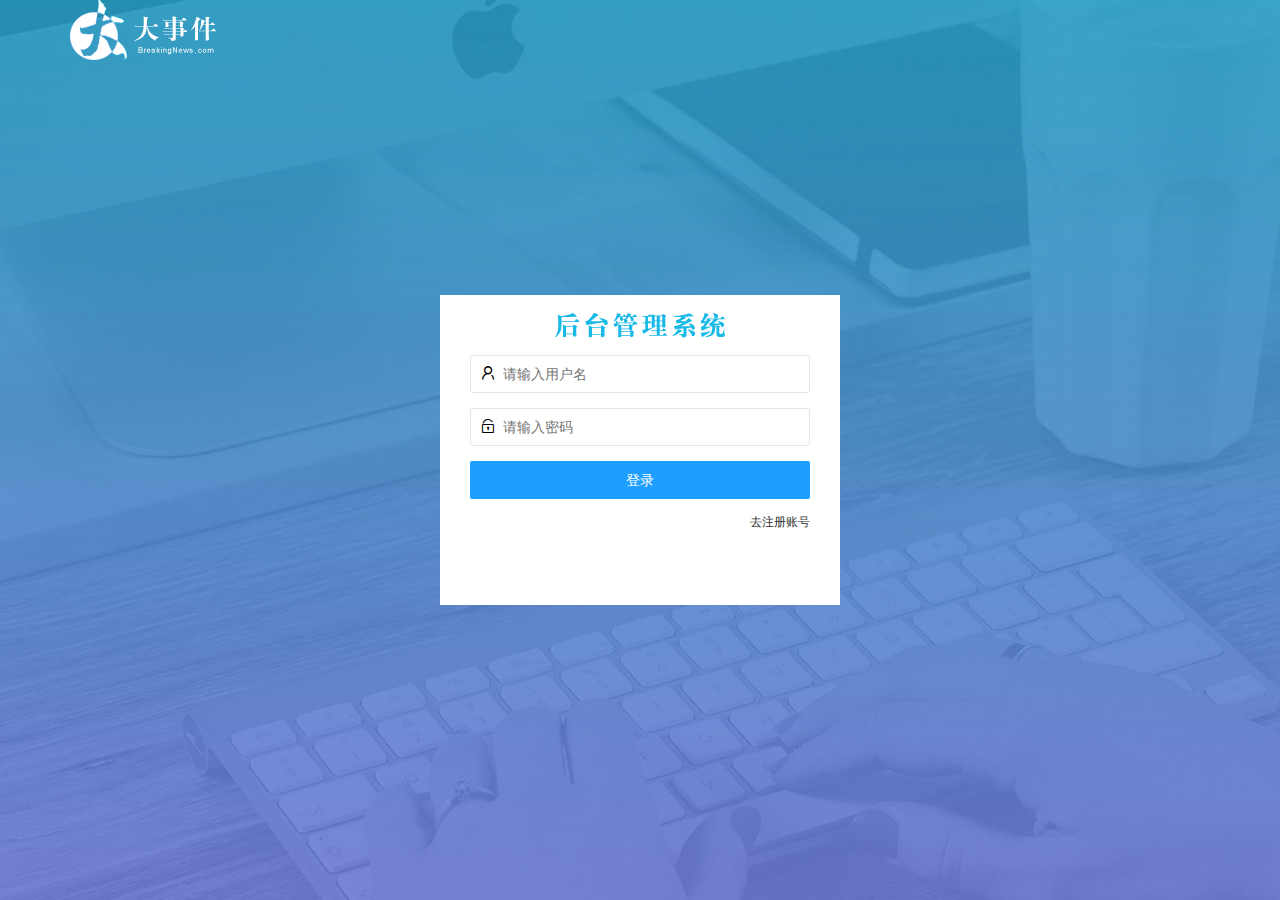
<file: login.html>
<!DOCTYPE html>
<html lang="en">
<head>
    <meta charset="UTF-8">
    <meta name="viewport" content="width=device-width, initial-scale=1.0">
    <meta http-equiv="X-UA-Compatible" content="ie=edge">
    <title>大事件-登陆/注册</title>
    <link rel="stylesheet" href="/assets/css/login.css"/>
    <!-- 导入layui的样式 -->
    <link rel="stylesheet" href="/assets/lib/layui/css/layui.css"/>

</head>
<body>
    <!-- 头部的logo区域 -->
    <div class="layui-main">
        <img src="/assets/images/logo.png" alt=""/>
    </div>
    <!-- 登陆注册区域 -->
    <div class="loginAndRegBox">
        <div class="title-box">

        </div>
           <!-- 登陆的div -->
           <div class="login-box">
            <form class="layui-form" action="" id="form_login">
                <!-- 用户名 -->
                <div class="layui-form-item">
                    <i class="layui-icon layui-icon-username"></i> 
                    <input type="text" name="username" required  lay-verify="required" placeholder="请输入用户名" autocomplete="off" class="layui-input">
                </div>
                <!-- 密码 -->
                <div class="layui-form-item">
                    <i class="layui-icon layui-icon-password"></i> 
                    <input type="password" name="password" required  lay-verify="required|pwd" placeholder="请输入密码" autocomplete="off" class="layui-input">
                </div>
                <!-- 登陆按钮 -->
                <div class="layui-form-item">
                    <button class="layui-btn layui-btn-fluid layui-btn-normal" lay-submit >登录</button>
     
                </div>
                <div class="layui-form-item links">
                    <a href="javascript:;" id="link_reg">去注册账号</a>
                </div>
            </form>
  
               </div>
        <!-- 注册的div -->
        <div class="reg-box">
            <form class="layui-form" action="" id="form_reg">
                <!-- 用户名 -->
                <div class="layui-form-item">
                    <i class="layui-icon layui-icon-username"></i> 
                    <input type="text" name="username" required  lay-verify="required" placeholder="请输入用户名" autocomplete="off" class="layui-input">
                </div>
                <!-- 密码 -->
                <div class="layui-form-item">
                    <i class="layui-icon layui-icon-password"></i> 
                    <input type="password" name="password" required  lay-verify="required|pwd" placeholder="请输入密码" autocomplete="off" class="layui-input">
                </div>
                 <!-- 确认密码 -->
                 <div class="layui-form-item">
                    <i class="layui-icon layui-icon-password"></i> 
                    <input type="password" name="repassword" required  lay-verify="required|pwd|repwd" placeholder="再次确认密码" autocomplete="off" class="layui-input">
                </div>
                <!-- 注册按钮 -->
                <div class="layui-form-item">
                    <button class="layui-btn layui-btn-fluid layui-btn-normal" lay-submit >注册</button>
     
                </div>
                <div class="layui-form-item links">
                    <a href="javascript:;" id="link_login">去登陆</a>
                </div>
            </form>

        </div>
    </div>
    <script src="/assets/lib/layui/layui.all.js"></script>
    <!-- 导入jquery -->
    <script src="/assets/lib/jquery.js"></script>
    <script src="/assets/js/baseAPI.js"></script>
    <script src="/assets/js/login.js"></script>
</body>
</html>
</file>
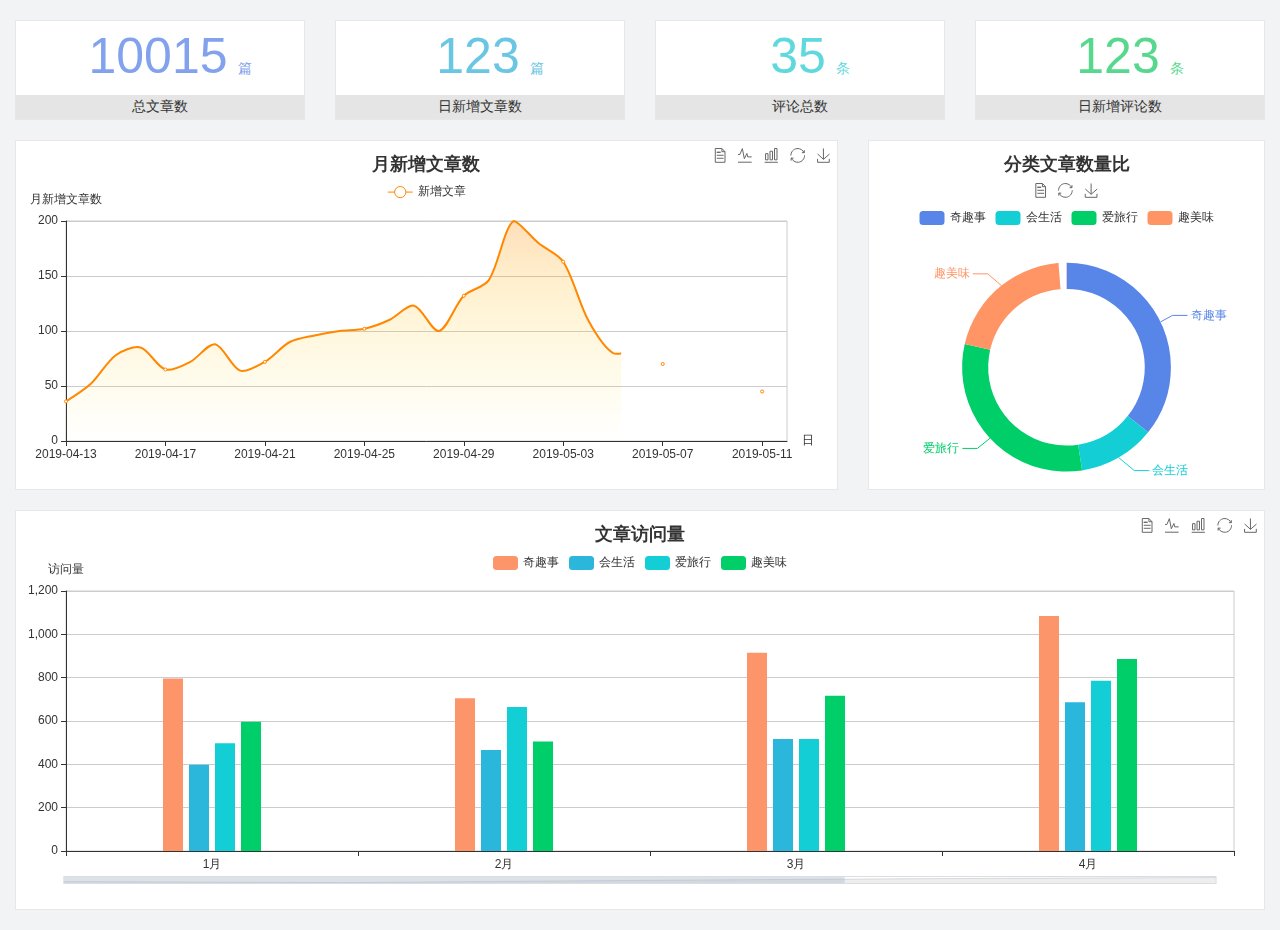
<file: home/dashboard.html>
<!DOCTYPE html>
<html lang="en">

<head>
  <meta charset="UTF-8">
  <meta name="viewport" content="width=device-width, initial-scale=1.0">
  <meta http-equiv="X-UA-Compatible" content="ie=edge">
  <title>图表统计</title>
  <link rel="stylesheet" href="../../assets/lib/bootstrap.css" />
  <link rel="stylesheet" href="../../assets/lib/main.css" />
  <script src="../../assets/lib/jquery.js"></script>
  <script type="text/javascript" src="../../assets/lib/echarts.min.js"></script>
</head>

<body>
  <div class="container-fluid">
    <div class="row spannel_list">
      <div class="col-sm-3 col-xs-6">
        <div class="spannel">
          <em>10015</em><span>篇</span>
          <b>总文章数</b>
        </div>
      </div>
      <div class="col-sm-3 col-xs-6">
        <div class="spannel scolor01">
          <em>123</em><span>篇</span>
          <b>日新增文章数</b>
        </div>
      </div>
      <div class="col-sm-3 col-xs-6">
        <div class="spannel scolor02">
          <em>35</em><span>条</span>
          <b>评论总数</b>
        </div>
      </div>
      <div class="col-sm-3 col-xs-6">
        <div class="spannel scolor03">
          <em>123</em><span>条</span>
          <b>日新增评论数</b>
        </div>
      </div>
    </div>
  </div>

  <div class="container-fluid">
    <div class="row curve-pie">
      <div class="col-lg-8 col-md-8">
        <div class="gragh_pannel" id="curve_show"></div>
      </div>
      <div class="col-lg-4 col-md-4">
        <div class="gragh_pannel" id="pie_show"></div>
      </div>
    </div>
  </div>

  <div class="container-fluid">
    <div class="column_pannel" id="column_show"></div>
  </div>

  <script>
    var oChart = echarts.init(document.getElementById('curve_show'));
    var aList_all = [
      { 'count': 36, 'date': '2019-04-13' },
      { 'count': 52, 'date': '2019-04-14' },
      { 'count': 78, 'date': '2019-04-15' },
      { 'count': 85, 'date': '2019-04-16' },
      { 'count': 65, 'date': '2019-04-17' },
      { 'count': 72, 'date': '2019-04-18' },
      { 'count': 88, 'date': '2019-04-19' },
      { 'count': 64, 'date': '2019-04-20' },
      { 'count': 72, 'date': '2019-04-21' },
      { 'count': 90, 'date': '2019-04-22' },
      { 'count': 96, 'date': '2019-04-23' },
      { 'count': 100, 'date': '2019-04-24' },
      { 'count': 102, 'date': '2019-04-25' },
      { 'count': 110, 'date': '2019-04-26' },
      { 'count': 123, 'date': '2019-04-27' },
      { 'count': 100, 'date': '2019-04-28' },
      { 'count': 132, 'date': '2019-04-29' },
      { 'count': 146, 'date': '2019-04-30' },
      { 'count': 200, 'date': '2019-05-01' },
      { 'count': 180, 'date': '2019-05-02' },
      { 'count': 163, 'date': '2019-05-03' },
      { 'count': 110, 'date': '2019-05-04' },
      { 'count': 80, 'date': '2019-05-05' },
      { 'count': 82, 'date': '2019-05-06' },
      { 'count': 70, 'date': '2019-05-07' },
      { 'count': 65, 'date': '2019-05-08' },
      { 'count': 54, 'date': '2019-05-09' },
      { 'count': 40, 'date': '2019-05-10' },
      { 'count': 45, 'date': '2019-05-11' },
      { 'count': 38, 'date': '2019-05-12' },
    ];

    let aCount = [];
    let aDate = [];

    for (var i = 0; i < aList_all.length; i++) {
      aCount.push(aList_all[i].count);
      aDate.push(aList_all[i].date);
    }

    var chartopt = {
      title: {
        text: '月新增文章数',
        left: 'center',
        top: '10'
      },
      tooltip: {
        trigger: 'axis'
      },
      legend: {
        data: ['新增文章'],
        top: '40'
      },
      toolbox: {
        show: true,
        feature: {
          mark: { show: true },
          dataView: { show: true, readOnly: false },
          magicType: { show: true, type: ['line', 'bar'] },
          restore: { show: true },
          saveAsImage: { show: true }
        }
      },
      calculable: true,
      xAxis: [
        {
          name: '日',
          type: 'category',
          boundaryGap: false,
          data: aDate
        }
      ],
      yAxis: [
        {
          name: '月新增文章数',
          type: 'value'
        }
      ],
      series: [
        {
          name: '新增文章',
          type: 'line',
          smooth: true,
          itemStyle: { normal: { areaStyle: { type: 'default' }, color: '#f80' }, lineStyle: { color: '#f80' } },
          data: aCount
        }],
      areaStyle: {
        normal: {
          color: new echarts.graphic.LinearGradient(0, 0, 0, 1, [{
            offset: 0,
            color: 'rgba(255,136,0,0.39)'
          }, {
            offset: .34,
            color: 'rgba(255,180,0,0.25)'
          }, {
            offset: 1,
            color: 'rgba(255,222,0,0.00)'
          }])

        }
      },
      grid: {
        show: true,
        x: 50,
        x2: 50,
        y: 80,
        height: 220
      }
    };

    oChart.setOption(chartopt);


    var oPie = echarts.init(document.getElementById('pie_show'));
    var oPieopt =
    {
      title: {
        top: 10,
        text: '分类文章数量比',
        x: 'center'
      },
      tooltip: {
        trigger: 'item',
        formatter: "{a} <br/>{b} : {c} ({d}%)"
      },
      color: ['#5885e8', '#13cfd5', '#00ce68', '#ff9565'],
      legend: {
        x: 'center',
        top: 65,
        data: ['奇趣事', '会生活', '爱旅行', '趣美味']
      },
      toolbox: {
        show: true,
        x: 'center',
        top: 35,
        feature: {
          mark: { show: true },
          dataView: { show: true, readOnly: false },
          magicType: {
            show: true,
            type: ['pie', 'funnel'],
            option: {
              funnel: {
                x: '25%',
                width: '50%',
                funnelAlign: 'left',
                max: 1548
              }
            }
          },
          restore: { show: true },
          saveAsImage: { show: true }
        }
      },
      calculable: true,
      series: [
        {
          name: '访问来源',
          type: 'pie',
          radius: ['45%', '60%'],
          center: ['50%', '65%'],
          data: [
            { value: 300, name: '奇趣事' },
            { value: 100, name: '会生活' },
            { value: 260, name: '爱旅行' },
            { value: 180, name: '趣美味' }
          ]
        }
      ]
    };
    oPie.setOption(oPieopt);



    var oColumn = this.echarts.init(document.getElementById('column_show'));
    var oColumnopt =
    {
      title: {
        text: '文章访问量',
        left: 'center',
        top: '10'
      },
      tooltip: {
        trigger: 'axis'
      },
      legend: {
        data: ['奇趣事', '会生活', '爱旅行', '趣美味'],
        top: '40'
      },
      toolbox: {
        show: true,
        feature: {
          mark: { show: true },
          dataView: { show: true, readOnly: false },
          magicType: { show: true, type: ['line', 'bar'] },
          restore: { show: true },
          saveAsImage: { show: true }
        }
      },
      calculable: true,
      xAxis: [
        {
          type: 'category',
          data: ['1月', '2月', '3月', '4月', '5月']
        }
      ],
      yAxis: [
        {
          name: '访问量',
          type: 'value'
        }
      ],
      series: [
        {
          name: '奇趣事',
          type: 'bar',
          barWidth: 20,
          itemStyle: {
            normal: { areaStyle: { type: 'default' }, color: '#fd956a' }
          },
          data: [800, 708, 920, 1090, 1200]
        },
        {
          name: '会生活',
          type: 'bar',
          barWidth: 20,
          itemStyle: {
            normal: { areaStyle: { type: 'default' }, color: '#2bb6db' }
          },
          data: [400, 468, 520, 690, 800]
        },
        {
          name: '爱旅行',
          type: 'bar',
          barWidth: 20,
          itemStyle: {
            normal: { areaStyle: { type: 'default' }, color: '#13cfd5' }
          },
          data: [500, 668, 520, 790, 900]
        },
        {
          name: '趣美味',
          type: 'bar',
          barWidth: 20,
          itemStyle: {
            normal: { areaStyle: { type: 'default' }, color: '#00ce68' }
          },
          data: [600, 508, 720, 890, 1000]
        }
      ],
      grid: {
        show: true,
        x: 50,
        x2: 30,
        y: 80,
        height: 260
      },
      dataZoom: [//给x轴设置滚动条
        {
          start: 0,//默认为0
          end: 100 - 1000 / 31,//默认为100
          type: 'slider',
          show: true,
          xAxisIndex: [0],
          handleSize: 0,//滑动条的 左右2个滑动条的大小
          height: 8,//组件高度
          left: 45, //左边的距离
          right: 50,//右边的距离
          bottom: 26,//右边的距离
          handleColor: '#ddd',//h滑动图标的颜色
          handleStyle: {
            borderColor: "#cacaca",
            borderWidth: "1",
            shadowBlur: 2,
            background: "#ddd",
            shadowColor: "#ddd",
          }
        }]
    };
    oColumn.setOption(oColumnopt);
  </script>
</body>

</html>
</file>
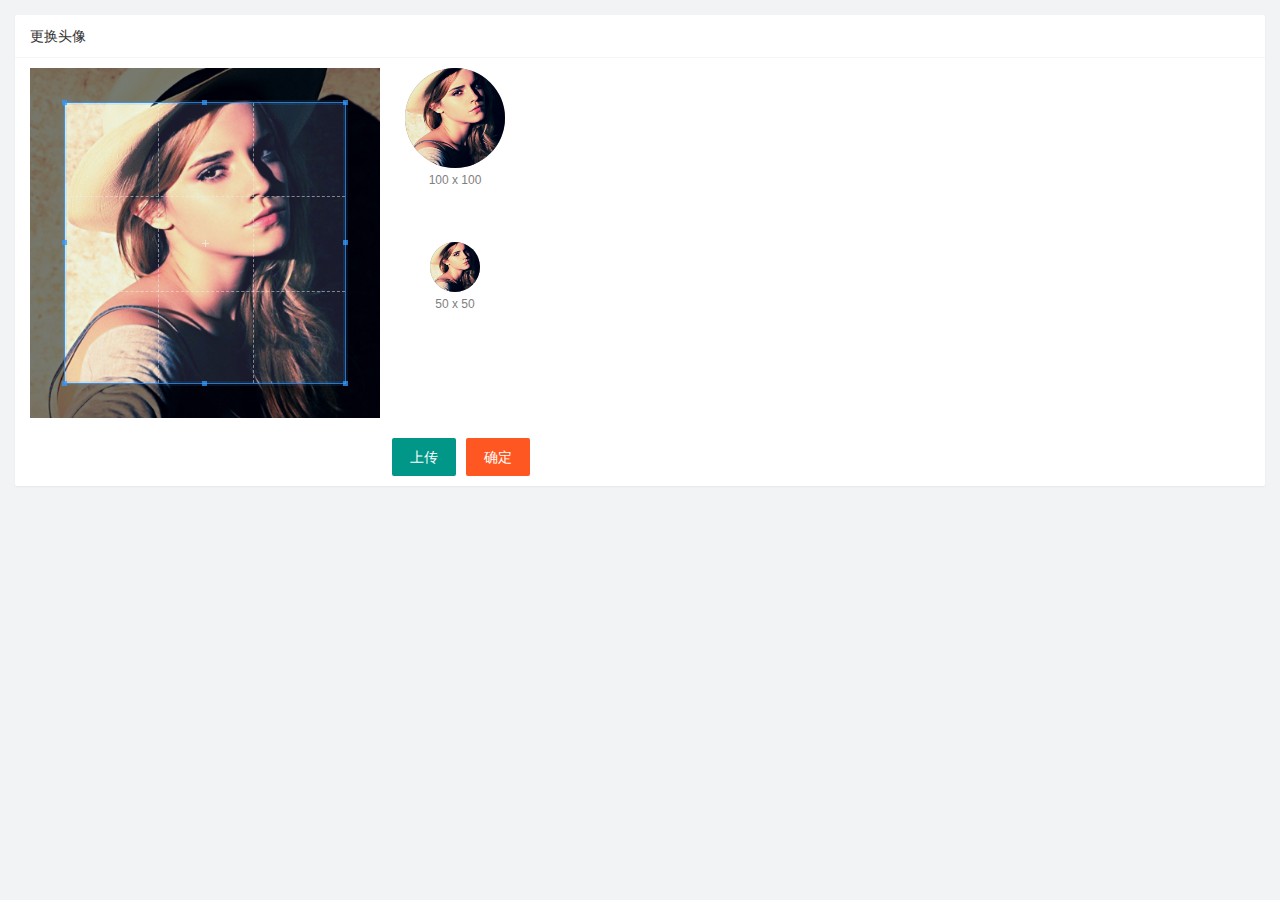
<file: user/user_avatar.html>
<!DOCTYPE html>
<html lang="en">
<head>
    <meta charset="UTF-8">
    <meta name="viewport" content="width=device-width, initial-scale=1.0">
    <meta http-equiv="X-UA-Compatible" content="ie=edge">
    <title>Document</title>

    <link rel="stylesheet" href="/assets/lib/layui/css/layui.css">
    <link rel="stylesheet" href="/assets/lib/cropper/cropper.css" />
    <link rel="stylesheet" href="/assets/css/user/user_avatar.css">
</head>
<body>
    <div class="layui-card">
        <div class="layui-card-header">更换头像</div>
        <div class="layui-card-body">
         <!-- 第一行的图片裁剪和预览区域 -->
<div class="row1"> 
    <!-- 图片裁剪区域 -->
    <div class="cropper-box"> 
        <!-- 这个 img 标签很重要，将来会把它初始化为裁剪区域 -->
    <img id="image" src="/assets/images/sample.jpg" /> </div> 
    <!-- 图片的预览区域 -->
    <div class="preview-box"> <div>
         <!-- 宽高为 100px 的预览区域 -->
    <div class="img-preview w100"></div>
     <p class="size">100 x 100</p> </div>
      <div> <!-- 宽高为 50px 的预览区域 -->
    <div class="img-preview w50"></div> 
    <p class="size">50 x 50</p> 
</div> 
</div> 
</div>
 <!-- 第二行的按钮区域 -->
    <div class="row2">
        <!-- 通过accept指定什么文件类型 -->
        <input type="file" id="file" accept="image/jpeg,image/png"/>
         <button type="button" class="layui-btn" id="btnChooseImage">上传</button> 
        <button type="button" class="layui-btn layui-btn-danger" id="btnUpload">确定</button> 
    </div>
        </div>
      </div>
      <script src="/assets/lib/jquery.js"></script>
       <script src="/assets/lib/cropper/Cropper.js"></script>
        <script src="/assets/lib/cropper/jquery-cropper.js"></script>
        <script src="/assets/lib/layui/layui.all.js"></script>
        <script src="/assets/js/baseAPI.js"></script>
        <script src="/assets/js/user/user-avatar.js"></script>
</body>
</html>
</file>
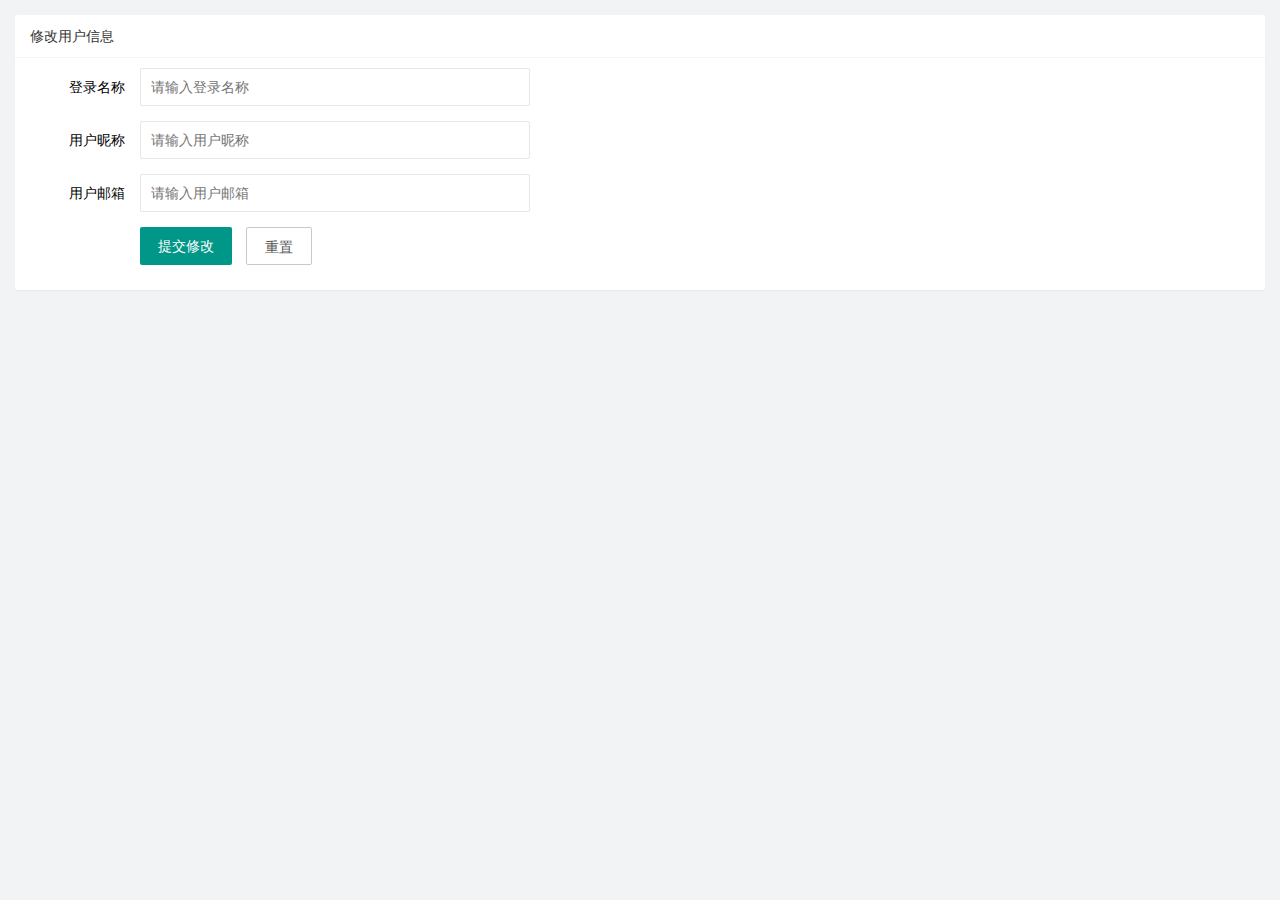
<file: user/user_info.html>
<!DOCTYPE html>
<html lang="en">
<head>
    <meta charset="UTF-8">
    <meta name="viewport" content="width=device-width, initial-scale=1.0">
    <meta http-equiv="X-UA-Compatible" content="ie=edge">
    <title>个人信息</title>
    <link rel="stylesheet" href="/assets/lib/layui/css/layui.css"/>
    <link rel="stylesheet" href="/assets/css/user/user_info.css"/>

</head>
<body>
    <!-- 卡片区域 -->
    <div class="layui-card">
        <div class="layui-card-header">修改用户信息</div>
        <div class="layui-card-body">
            <!-- form表单区域 -->
            <form class="layui-form" lay-filter="formUserInfo">
                <!-- 隐藏域 -->
                <input type="hidden" name="id"/>
                <div class="layui-form-item">
                  <label class="layui-form-label">登录名称</label>
                  <div class="layui-input-block">
                    <input type="text" name="username" required  lay-verify="required" placeholder="请输入登录名称" autocomplete="off" class="layui-input" readonly>
                  </div>
                </div>
                <div class="layui-form-item">
                    <label class="layui-form-label">用户昵称</label>
                    <div class="layui-input-block">
                      <input type="text" name="nickname" required  lay-verify="required|nickname" placeholder="请输入用户昵称" autocomplete="off" class="layui-input">
                    </div>
                  </div>
                  <div class="layui-form-item">
                    <label class="layui-form-label">用户邮箱</label>
                    <div class="layui-input-block">
                      <input type="text" name="email" required  lay-verify="required|email" placeholder="请输入用户邮箱" autocomplete="off" class="layui-input">
                    </div>
                  </div>
                  <div class="layui-form-item">
                    <div class="layui-input-block">
                      <button class="layui-btn" lay-submit lay-filter="formDemo">提交修改</button>
                      <button type="reset" class="layui-btn layui-btn-primary" id="btnReset">重置</button>
                    </div>
                  </div>
                </form>
        </div>
      </div>
      <script src="/assets/lib/layui/layui.all.js"></script>
      <script src="/assets/lib/jquery.js"></script>
      <script src="/assets/js/baseAPI.js"></script>
      <script src="/assets/js/user/user_info.js"></script>
</body>
</html>
</file>
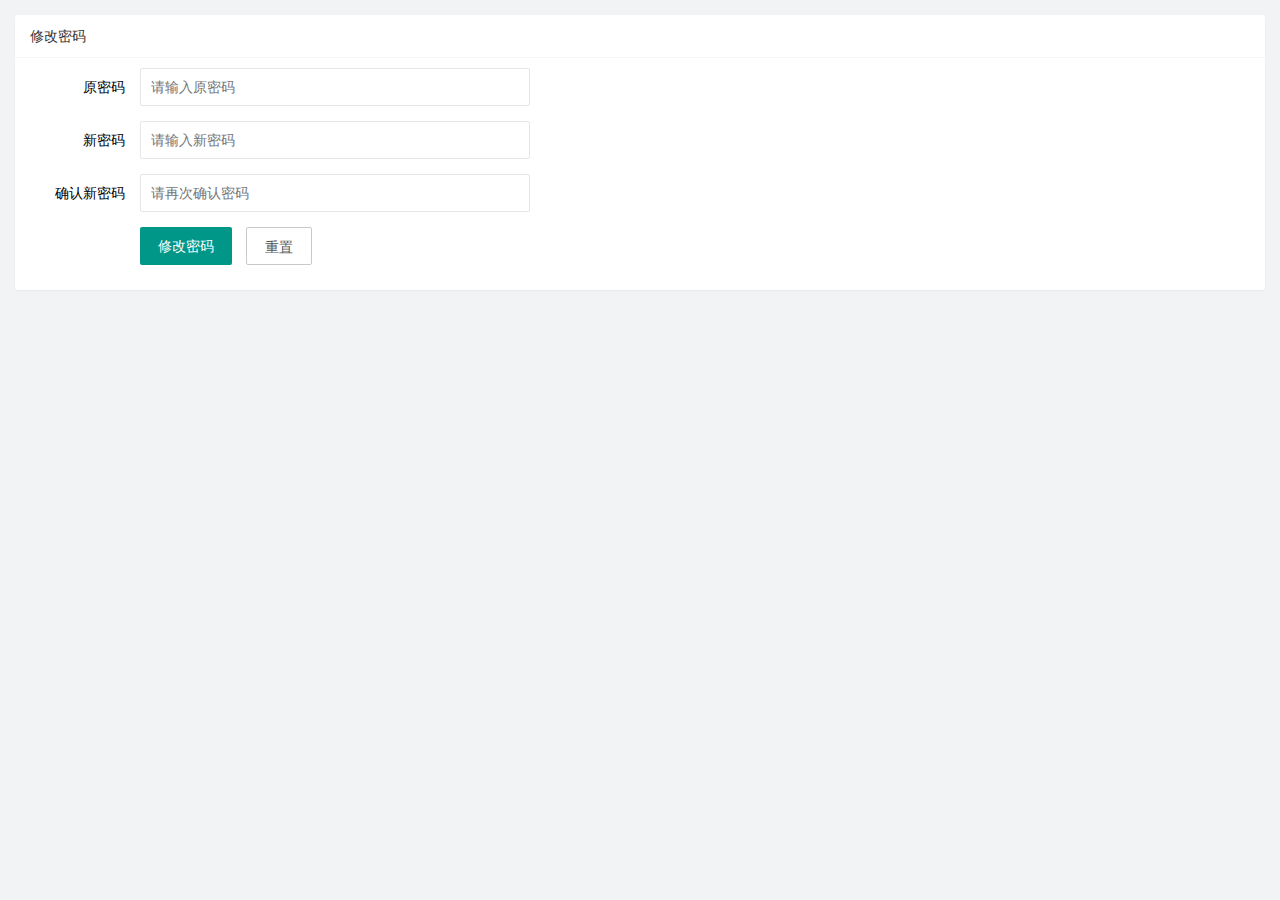
<file: user/user_pwd.html>
<!DOCTYPE html>
<html lang="en">
<head>
    <meta charset="UTF-8">
    <meta name="viewport" content="width=device-width, initial-scale=1.0">
    <meta http-equiv="X-UA-Compatible" content="ie=edge">
    <title>Document</title>
    <link rel="stylesheet" href="/assets/lib/layui/css/layui.css">
    <link rel="stylesheet" href="/assets/css/user/user_pwd.css">
</head>
<body>
    <div class="layui-card">
        <div class="layui-card-header">修改密码</div>
        <div class="layui-card-body">
            <form class="layui-form" >
                <div class="layui-form-item">
                  <label class="layui-form-label">原密码</label>
                  <div class="layui-input-block">
                    <input type="password" name="oldPwd" required  lay-verify="required|pwd" placeholder="请输入原密码" autocomplete="off" class="layui-input">
                  </div>
                </div>
                <div class="layui-form-item">
                    <label class="layui-form-label">新密码</label>
                    <div class="layui-input-block">
                      <input type="password" name="newPwd" required  lay-verify="required|pwd|samePwd" placeholder="请输入新密码" autocomplete="off" class="layui-input">
                    </div>
                  </div>
                  <div class="layui-form-item">
                    <label class="layui-form-label">确认新密码</label>
                    <div class="layui-input-block">
                      <input type="password" name="renewPwd" required  lay-verify="required|pwd|rePwd" placeholder="请再次确认密码" autocomplete="off" class="layui-input">
                    </div>
                  </div>
                  <div class="layui-form-item">
                    <div class="layui-input-block">
                      <button class="layui-btn" lay-submit lay-filter="formDemo">修改密码</button>
                      <button type="reset" class="layui-btn layui-btn-primary">重置</button>
                    </div>
                  </div>
            </form>
        </div>
      </div>
      <script src="/assets/lib/layui/layui.all.js"></script>
      <script src="/assets/lib/jquery.js"></script>
      <script src="/assets/js/baseAPI.js"></script>
      <script src="/assets/js/user/user_pwd.js"></script>
</body>
</html>
</file>
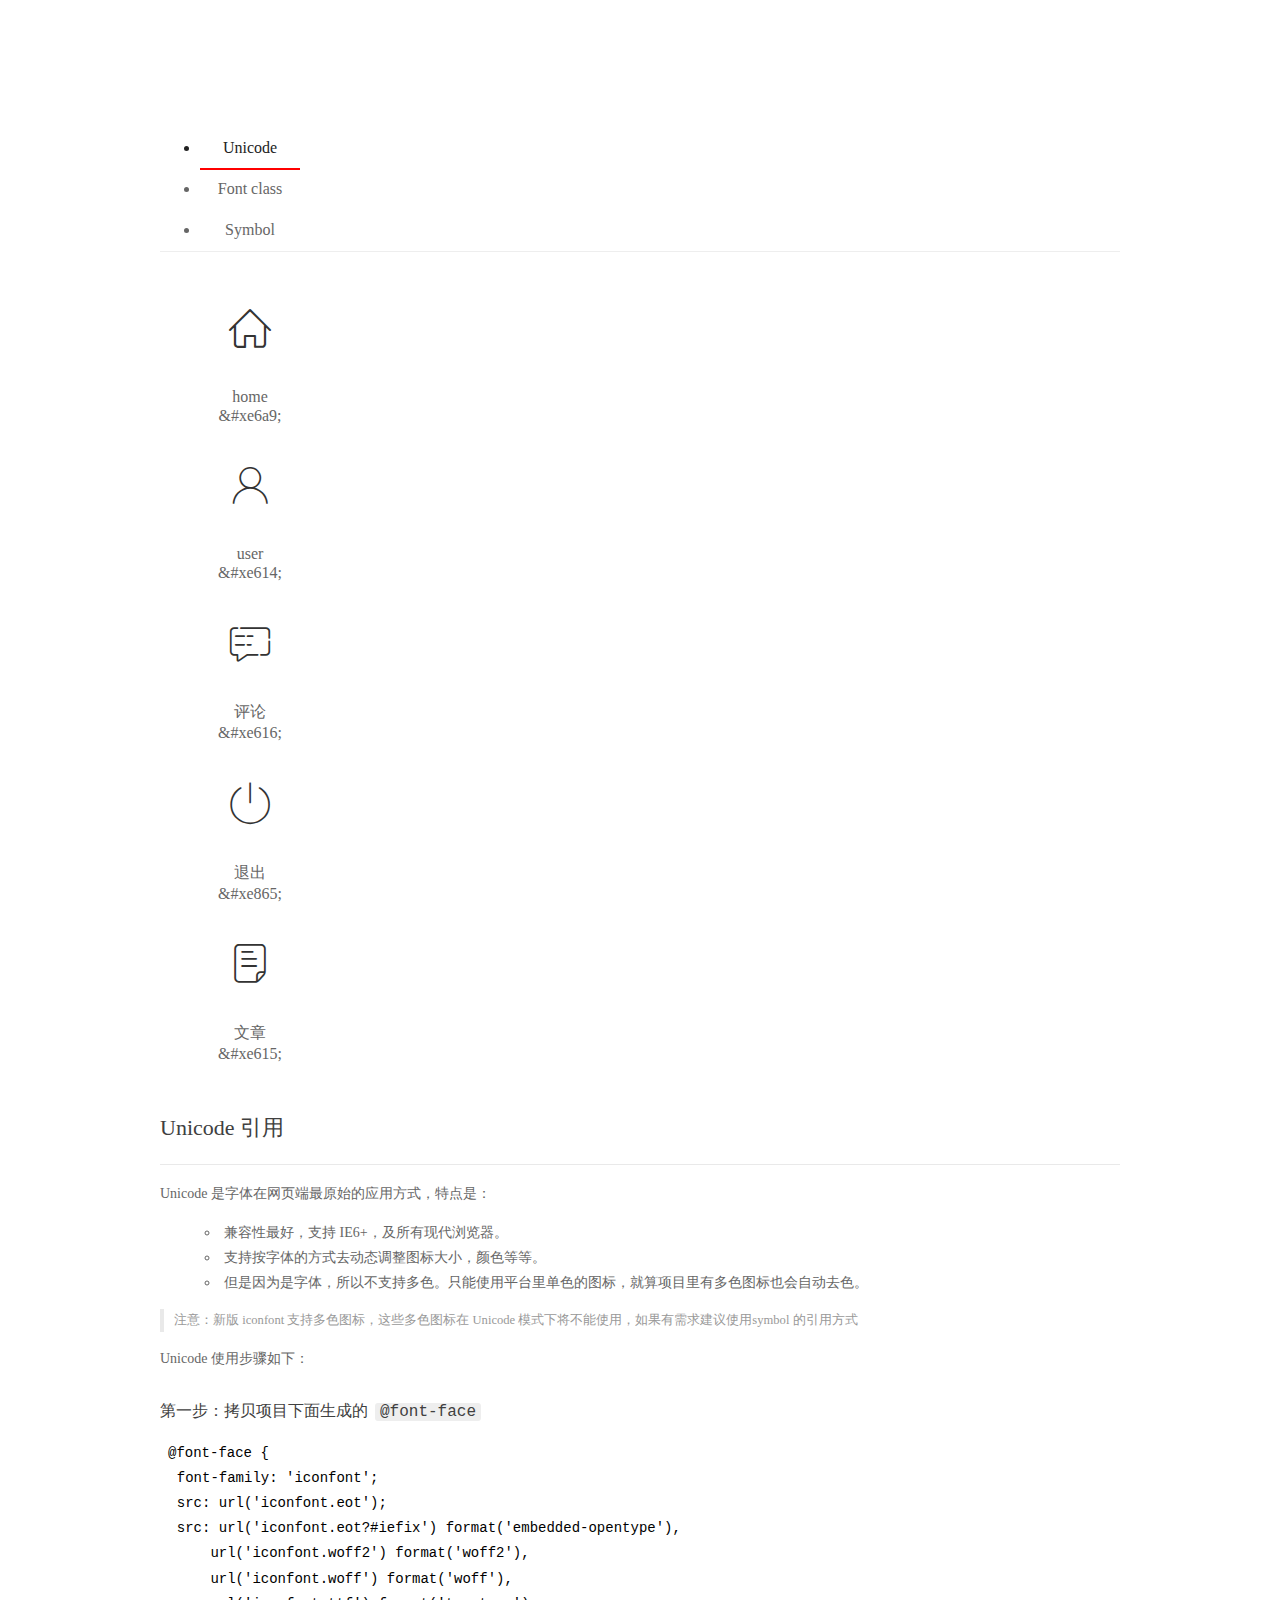
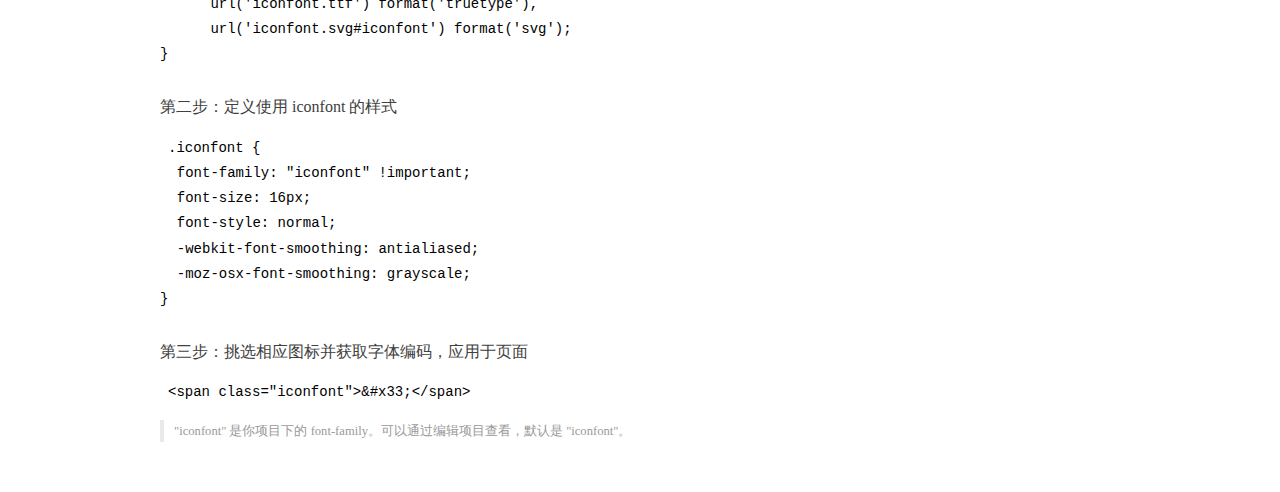
<file: assets/fonts/demo_index.html>
<!DOCTYPE html>
<html>
<head>
  <meta charset="utf-8"/>
  <title>IconFont Demo</title>
  <link rel="shortcut icon" href="https://gtms04.alicdn.com/tps/i4/TB1_oz6GVXXXXaFXpXXJDFnIXXX-64-64.ico" type="image/x-icon"/>
  <link rel="stylesheet" href="https://g.alicdn.com/thx/cube/1.3.2/cube.min.css">
  <link rel="stylesheet" href="demo.css">
  <link rel="stylesheet" href="iconfont.css">
  <script src="iconfont.js"></script>
  <!-- jQuery -->
  <script src="https://a1.alicdn.com/oss/uploads/2018/12/26/7bfddb60-08e8-11e9-9b04-53e73bb6408b.js"></script>
  <!-- 代码高亮 -->
  <script src="https://a1.alicdn.com/oss/uploads/2018/12/26/a3f714d0-08e6-11e9-8a15-ebf944d7534c.js"></script>
</head>
<body>
  <div class="main">
    <h1 class="logo"><a href="https://www.iconfont.cn/" title="iconfont 首页" target="_blank">&#xe86b;</a></h1>
    <div class="nav-tabs">
      <ul id="tabs" class="dib-box">
        <li class="dib active"><span>Unicode</span></li>
        <li class="dib"><span>Font class</span></li>
        <li class="dib"><span>Symbol</span></li>
      </ul>
      
    </div>
    <div class="tab-container">
      <div class="content unicode" style="display: block;">
          <ul class="icon_lists dib-box">
          
            <li class="dib">
              <span class="icon iconfont">&#xe6a9;</span>
                <div class="name">home</div>
                <div class="code-name">&amp;#xe6a9;</div>
              </li>
          
            <li class="dib">
              <span class="icon iconfont">&#xe614;</span>
                <div class="name">user</div>
                <div class="code-name">&amp;#xe614;</div>
              </li>
          
            <li class="dib">
              <span class="icon iconfont">&#xe616;</span>
                <div class="name">评论</div>
                <div class="code-name">&amp;#xe616;</div>
              </li>
          
            <li class="dib">
              <span class="icon iconfont">&#xe865;</span>
                <div class="name">退出</div>
                <div class="code-name">&amp;#xe865;</div>
              </li>
          
            <li class="dib">
              <span class="icon iconfont">&#xe615;</span>
                <div class="name">文章</div>
                <div class="code-name">&amp;#xe615;</div>
              </li>
          
          </ul>
          <div class="article markdown">
          <h2 id="unicode-">Unicode 引用</h2>
          <hr>

          <p>Unicode 是字体在网页端最原始的应用方式，特点是：</p>
          <ul>
            <li>兼容性最好，支持 IE6+，及所有现代浏览器。</li>
            <li>支持按字体的方式去动态调整图标大小，颜色等等。</li>
            <li>但是因为是字体，所以不支持多色。只能使用平台里单色的图标，就算项目里有多色图标也会自动去色。</li>
          </ul>
          <blockquote>
            <p>注意：新版 iconfont 支持多色图标，这些多色图标在 Unicode 模式下将不能使用，如果有需求建议使用symbol 的引用方式</p>
          </blockquote>
          <p>Unicode 使用步骤如下：</p>
          <h3 id="-font-face">第一步：拷贝项目下面生成的 <code>@font-face</code></h3>
<pre><code class="language-css"
>@font-face {
  font-family: 'iconfont';
  src: url('iconfont.eot');
  src: url('iconfont.eot?#iefix') format('embedded-opentype'),
      url('iconfont.woff2') format('woff2'),
      url('iconfont.woff') format('woff'),
      url('iconfont.ttf') format('truetype'),
      url('iconfont.svg#iconfont') format('svg');
}
</code></pre>
          <h3 id="-iconfont-">第二步：定义使用 iconfont 的样式</h3>
<pre><code class="language-css"
>.iconfont {
  font-family: "iconfont" !important;
  font-size: 16px;
  font-style: normal;
  -webkit-font-smoothing: antialiased;
  -moz-osx-font-smoothing: grayscale;
}
</code></pre>
          <h3 id="-">第三步：挑选相应图标并获取字体编码，应用于页面</h3>
<pre>
<code class="language-html"
>&lt;span class="iconfont"&gt;&amp;#x33;&lt;/span&gt;
</code></pre>
          <blockquote>
            <p>"iconfont" 是你项目下的 font-family。可以通过编辑项目查看，默认是 "iconfont"。</p>
          </blockquote>
          </div>
      </div>
      <div class="content font-class">
        <ul class="icon_lists dib-box">
          
          <li class="dib">
            <span class="icon iconfont icon-home"></span>
            <div class="name">
              home
            </div>
            <div class="code-name">.icon-home
            </div>
          </li>
          
          <li class="dib">
            <span class="icon iconfont icon-user"></span>
            <div class="name">
              user
            </div>
            <div class="code-name">.icon-user
            </div>
          </li>
          
          <li class="dib">
            <span class="icon iconfont icon-pinglun"></span>
            <div class="name">
              评论
            </div>
            <div class="code-name">.icon-pinglun
            </div>
          </li>
          
          <li class="dib">
            <span class="icon iconfont icon-tuichu"></span>
            <div class="name">
              退出
            </div>
            <div class="code-name">.icon-tuichu
            </div>
          </li>
          
          <li class="dib">
            <span class="icon iconfont icon-16"></span>
            <div class="name">
              文章
            </div>
            <div class="code-name">.icon-16
            </div>
          </li>
          
        </ul>
        <div class="article markdown">
        <h2 id="font-class-">font-class 引用</h2>
        <hr>

        <p>font-class 是 Unicode 使用方式的一种变种，主要是解决 Unicode 书写不直观，语意不明确的问题。</p>
        <p>与 Unicode 使用方式相比，具有如下特点：</p>
        <ul>
          <li>兼容性良好，支持 IE8+，及所有现代浏览器。</li>
          <li>相比于 Unicode 语意明确，书写更直观。可以很容易分辨这个 icon 是什么。</li>
          <li>因为使用 class 来定义图标，所以当要替换图标时，只需要修改 class 里面的 Unicode 引用。</li>
          <li>不过因为本质上还是使用的字体，所以多色图标还是不支持的。</li>
        </ul>
        <p>使用步骤如下：</p>
        <h3 id="-fontclass-">第一步：引入项目下面生成的 fontclass 代码：</h3>
<pre><code class="language-html">&lt;link rel="stylesheet" href="./iconfont.css"&gt;
</code></pre>
        <h3 id="-">第二步：挑选相应图标并获取类名，应用于页面：</h3>
<pre><code class="language-html">&lt;span class="iconfont icon-xxx"&gt;&lt;/span&gt;
</code></pre>
        <blockquote>
          <p>"
            iconfont" 是你项目下的 font-family。可以通过编辑项目查看，默认是 "iconfont"。</p>
        </blockquote>
      </div>
      </div>
      <div class="content symbol">
          <ul class="icon_lists dib-box">
          
            <li class="dib">
                <svg class="icon svg-icon" aria-hidden="true">
                  <use xlink:href="#icon-home"></use>
                </svg>
                <div class="name">home</div>
                <div class="code-name">#icon-home</div>
            </li>
          
            <li class="dib">
                <svg class="icon svg-icon" aria-hidden="true">
                  <use xlink:href="#icon-user"></use>
                </svg>
                <div class="name">user</div>
                <div class="code-name">#icon-user</div>
            </li>
          
            <li class="dib">
                <svg class="icon svg-icon" aria-hidden="true">
                  <use xlink:href="#icon-pinglun"></use>
                </svg>
                <div class="name">评论</div>
                <div class="code-name">#icon-pinglun</div>
            </li>
          
            <li class="dib">
                <svg class="icon svg-icon" aria-hidden="true">
                  <use xlink:href="#icon-tuichu"></use>
                </svg>
                <div class="name">退出</div>
                <div class="code-name">#icon-tuichu</div>
            </li>
          
            <li class="dib">
                <svg class="icon svg-icon" aria-hidden="true">
                  <use xlink:href="#icon-16"></use>
                </svg>
                <div class="name">文章</div>
                <div class="code-name">#icon-16</div>
            </li>
          
          </ul>
          <div class="article markdown">
          <h2 id="symbol-">Symbol 引用</h2>
          <hr>

          <p>这是一种全新的使用方式，应该说这才是未来的主流，也是平台目前推荐的用法。相关介绍可以参考这篇<a href="">文章</a>
            这种用法其实是做了一个 SVG 的集合，与另外两种相比具有如下特点：</p>
          <ul>
            <li>支持多色图标了，不再受单色限制。</li>
            <li>通过一些技巧，支持像字体那样，通过 <code>font-size</code>, <code>color</code> 来调整样式。</li>
            <li>兼容性较差，支持 IE9+，及现代浏览器。</li>
            <li>浏览器渲染 SVG 的性能一般，还不如 png。</li>
          </ul>
          <p>使用步骤如下：</p>
          <h3 id="-symbol-">第一步：引入项目下面生成的 symbol 代码：</h3>
<pre><code class="language-html">&lt;script src="./iconfont.js"&gt;&lt;/script&gt;
</code></pre>
          <h3 id="-css-">第二步：加入通用 CSS 代码（引入一次就行）：</h3>
<pre><code class="language-html">&lt;style&gt;
.icon {
  width: 1em;
  height: 1em;
  vertical-align: -0.15em;
  fill: currentColor;
  overflow: hidden;
}
&lt;/style&gt;
</code></pre>
          <h3 id="-">第三步：挑选相应图标并获取类名，应用于页面：</h3>
<pre><code class="language-html">&lt;svg class="icon" aria-hidden="true"&gt;
  &lt;use xlink:href="#icon-xxx"&gt;&lt;/use&gt;
&lt;/svg&gt;
</code></pre>
          </div>
      </div>

    </div>
  </div>
  <script>
  $(document).ready(function () {
      $('.tab-container .content:first').show()

      $('#tabs li').click(function (e) {
        var tabContent = $('.tab-container .content')
        var index = $(this).index()

        if ($(this).hasClass('active')) {
          return
        } else {
          $('#tabs li').removeClass('active')
          $(this).addClass('active')

          tabContent.hide().eq(index).fadeIn()
        }
      })
    })
  </script>
</body>
</html>
</file>
<file: assets/css/login.css>
html,body {
    margin: 0;
    padding: 0;
    height: 100%;
    width: 100%;
    background: url('/assets/images/login_bg.jpg') no-repeat center;
    background-size: cover;
}
.loginAndRegBox{
    width: 400px;
    height: 310px;
    background-color: #fff;
    position: absolute;
    top:50%;
    left: 50%;
    transform: translate(-50%,-50%);
}
.title-box{
    height: 60px;
    background: url('/assets/images/login_title.png') no-repeat center;
}
.reg-box{
    display: none;
}
.layui-form{
    padding: 0 30px;
}
.links{
    display: flex;
    justify-content: flex-end;

}
.links a{
    font-size: 12px;
}
.layui-form-item{
    position: relative;
}
.layui-icon{
    position: absolute;
    left: 10px;
    top: 10px;
}
.layui-form-item .layui-input{
    padding-left: 32px;
}
</file>
<file: assets/lib/layui/css/layui.css>
/** layui-v2.5.5 MIT License By https://www.layui.com */
 .layui-inline,img{display:inline-block;vertical-align:middle}h1,h2,h3,h4,h5,h6{font-weight:400}.layui-edge,.layui-header,.layui-inline,.layui-main{position:relative}.layui-body,.layui-edge,.layui-elip{overflow:hidden}.layui-btn,.layui-edge,.layui-inline,img{vertical-align:middle}.layui-btn,.layui-disabled,.layui-icon,.layui-unselect{-moz-user-select:none;-webkit-user-select:none;-ms-user-select:none}.layui-elip,.layui-form-checkbox span,.layui-form-pane .layui-form-label{text-overflow:ellipsis;white-space:nowrap}.layui-breadcrumb,.layui-tree-btnGroup{visibility:hidden}blockquote,body,button,dd,div,dl,dt,form,h1,h2,h3,h4,h5,h6,input,li,ol,p,pre,td,textarea,th,ul{margin:0;padding:0;-webkit-tap-highlight-color:rgba(0,0,0,0)}a:active,a:hover{outline:0}img{border:none}li{list-style:none}table{border-collapse:collapse;border-spacing:0}h4,h5,h6{font-size:100%}button,input,optgroup,option,select,textarea{font-family:inherit;font-size:inherit;font-style:inherit;font-weight:inherit;outline:0}pre{white-space:pre-wrap;white-space:-moz-pre-wrap;white-space:-pre-wrap;white-space:-o-pre-wrap;word-wrap:break-word}body{line-height:24px;font:14px Helvetica Neue,Helvetica,PingFang SC,Tahoma,Arial,sans-serif}hr{height:1px;margin:10px 0;border:0;clear:both}a{color:#333;text-decoration:none}a:hover{color:#777}a cite{font-style:normal;*cursor:pointer}.layui-border-box,.layui-border-box *{box-sizing:border-box}.layui-box,.layui-box *{box-sizing:content-box}.layui-clear{clear:both;*zoom:1}.layui-clear:after{content:'\20';clear:both;*zoom:1;display:block;height:0}.layui-inline{*display:inline;*zoom:1}.layui-edge{display:inline-block;width:0;height:0;border-width:6px;border-style:dashed;border-color:transparent}.layui-edge-top{top:-4px;border-bottom-color:#999;border-bottom-style:solid}.layui-edge-right{border-left-color:#999;border-left-style:solid}.layui-edge-bottom{top:2px;border-top-color:#999;border-top-style:solid}.layui-edge-left{border-right-color:#999;border-right-style:solid}.layui-disabled,.layui-disabled:hover{color:#d2d2d2!important;cursor:not-allowed!important}.layui-circle{border-radius:100%}.layui-show{display:block!important}.layui-hide{display:none!important}@font-face{font-family:layui-icon;src:url(../font/iconfont.eot?v=250);src:url(../font/iconfont.eot?v=250#iefix) format('embedded-opentype'),url(../font/iconfont.woff2?v=250) format('woff2'),url(../font/iconfont.woff?v=250) format('woff'),url(../font/iconfont.ttf?v=250) format('truetype'),url(../font/iconfont.svg?v=250#layui-icon) format('svg')}.layui-icon{font-family:layui-icon!important;font-size:16px;font-style:normal;-webkit-font-smoothing:antialiased;-moz-osx-font-smoothing:grayscale}.layui-icon-reply-fill:before{content:"\e611"}.layui-icon-set-fill:before{content:"\e614"}.layui-icon-menu-fill:before{content:"\e60f"}.layui-icon-search:before{content:"\e615"}.layui-icon-share:before{content:"\e641"}.layui-icon-set-sm:before{content:"\e620"}.layui-icon-engine:before{content:"\e628"}.layui-icon-close:before{content:"\1006"}.layui-icon-close-fill:before{content:"\1007"}.layui-icon-chart-screen:before{content:"\e629"}.layui-icon-star:before{content:"\e600"}.layui-icon-circle-dot:before{content:"\e617"}.layui-icon-chat:before{content:"\e606"}.layui-icon-release:before{content:"\e609"}.layui-icon-list:before{content:"\e60a"}.layui-icon-chart:before{content:"\e62c"}.layui-icon-ok-circle:before{content:"\1005"}.layui-icon-layim-theme:before{content:"\e61b"}.layui-icon-table:before{content:"\e62d"}.layui-icon-right:before{content:"\e602"}.layui-icon-left:before{content:"\e603"}.layui-icon-cart-simple:before{content:"\e698"}.layui-icon-face-cry:before{content:"\e69c"}.layui-icon-face-smile:before{content:"\e6af"}.layui-icon-survey:before{content:"\e6b2"}.layui-icon-tree:before{content:"\e62e"}.layui-icon-upload-circle:before{content:"\e62f"}.layui-icon-add-circle:before{content:"\e61f"}.layui-icon-download-circle:before{content:"\e601"}.layui-icon-templeate-1:before{content:"\e630"}.layui-icon-util:before{content:"\e631"}.layui-icon-face-surprised:before{content:"\e664"}.layui-icon-edit:before{content:"\e642"}.layui-icon-speaker:before{content:"\e645"}.layui-icon-down:before{content:"\e61a"}.layui-icon-file:before{content:"\e621"}.layui-icon-layouts:before{content:"\e632"}.layui-icon-rate-half:before{content:"\e6c9"}.layui-icon-add-circle-fine:before{content:"\e608"}.layui-icon-prev-circle:before{content:"\e633"}.layui-icon-read:before{content:"\e705"}.layui-icon-404:before{content:"\e61c"}.layui-icon-carousel:before{content:"\e634"}.layui-icon-help:before{content:"\e607"}.layui-icon-code-circle:before{content:"\e635"}.layui-icon-water:before{content:"\e636"}.layui-icon-username:before{content:"\e66f"}.layui-icon-find-fill:before{content:"\e670"}.layui-icon-about:before{content:"\e60b"}.layui-icon-location:before{content:"\e715"}.layui-icon-up:before{content:"\e619"}.layui-icon-pause:before{content:"\e651"}.layui-icon-date:before{content:"\e637"}.layui-icon-layim-uploadfile:before{content:"\e61d"}.layui-icon-delete:before{content:"\e640"}.layui-icon-play:before{content:"\e652"}.layui-icon-top:before{content:"\e604"}.layui-icon-friends:before{content:"\e612"}.layui-icon-refresh-3:before{content:"\e9aa"}.layui-icon-ok:before{content:"\e605"}.layui-icon-layer:before{content:"\e638"}.layui-icon-face-smile-fine:before{content:"\e60c"}.layui-icon-dollar:before{content:"\e659"}.layui-icon-group:before{content:"\e613"}.layui-icon-layim-download:before{content:"\e61e"}.layui-icon-picture-fine:before{content:"\e60d"}.layui-icon-link:before{content:"\e64c"}.layui-icon-diamond:before{content:"\e735"}.layui-icon-log:before{content:"\e60e"}.layui-icon-rate-solid:before{content:"\e67a"}.layui-icon-fonts-del:before{content:"\e64f"}.layui-icon-unlink:before{content:"\e64d"}.layui-icon-fonts-clear:before{content:"\e639"}.layui-icon-triangle-r:before{content:"\e623"}.layui-icon-circle:before{content:"\e63f"}.layui-icon-radio:before{content:"\e643"}.layui-icon-align-center:before{content:"\e647"}.layui-icon-align-right:before{content:"\e648"}.layui-icon-align-left:before{content:"\e649"}.layui-icon-loading-1:before{content:"\e63e"}.layui-icon-return:before{content:"\e65c"}.layui-icon-fonts-strong:before{content:"\e62b"}.layui-icon-upload:before{content:"\e67c"}.layui-icon-dialogue:before{content:"\e63a"}.layui-icon-video:before{content:"\e6ed"}.layui-icon-headset:before{content:"\e6fc"}.layui-icon-cellphone-fine:before{content:"\e63b"}.layui-icon-add-1:before{content:"\e654"}.layui-icon-face-smile-b:before{content:"\e650"}.layui-icon-fonts-html:before{content:"\e64b"}.layui-icon-form:before{content:"\e63c"}.layui-icon-cart:before{content:"\e657"}.layui-icon-camera-fill:before{content:"\e65d"}.layui-icon-tabs:before{content:"\e62a"}.layui-icon-fonts-code:before{content:"\e64e"}.layui-icon-fire:before{content:"\e756"}.layui-icon-set:before{content:"\e716"}.layui-icon-fonts-u:before{content:"\e646"}.layui-icon-triangle-d:before{content:"\e625"}.layui-icon-tips:before{content:"\e702"}.layui-icon-picture:before{content:"\e64a"}.layui-icon-more-vertical:before{content:"\e671"}.layui-icon-flag:before{content:"\e66c"}.layui-icon-loading:before{content:"\e63d"}.layui-icon-fonts-i:before{content:"\e644"}.layui-icon-refresh-1:before{content:"\e666"}.layui-icon-rmb:before{content:"\e65e"}.layui-icon-home:before{content:"\e68e"}.layui-icon-user:before{content:"\e770"}.layui-icon-notice:before{content:"\e667"}.layui-icon-login-weibo:before{content:"\e675"}.layui-icon-voice:before{content:"\e688"}.layui-icon-upload-drag:before{content:"\e681"}.layui-icon-login-qq:before{content:"\e676"}.layui-icon-snowflake:before{content:"\e6b1"}.layui-icon-file-b:before{content:"\e655"}.layui-icon-template:before{content:"\e663"}.layui-icon-auz:before{content:"\e672"}.layui-icon-console:before{content:"\e665"}.layui-icon-app:before{content:"\e653"}.layui-icon-prev:before{content:"\e65a"}.layui-icon-website:before{content:"\e7ae"}.layui-icon-next:before{content:"\e65b"}.layui-icon-component:before{content:"\e857"}.layui-icon-more:before{content:"\e65f"}.layui-icon-login-wechat:before{content:"\e677"}.layui-icon-shrink-right:before{content:"\e668"}.layui-icon-spread-left:before{content:"\e66b"}.layui-icon-camera:before{content:"\e660"}.layui-icon-note:before{content:"\e66e"}.layui-icon-refresh:before{content:"\e669"}.layui-icon-female:before{content:"\e661"}.layui-icon-male:before{content:"\e662"}.layui-icon-password:before{content:"\e673"}.layui-icon-senior:before{content:"\e674"}.layui-icon-theme:before{content:"\e66a"}.layui-icon-tread:before{content:"\e6c5"}.layui-icon-praise:before{content:"\e6c6"}.layui-icon-star-fill:before{content:"\e658"}.layui-icon-rate:before{content:"\e67b"}.layui-icon-template-1:before{content:"\e656"}.layui-icon-vercode:before{content:"\e679"}.layui-icon-cellphone:before{content:"\e678"}.layui-icon-screen-full:before{content:"\e622"}.layui-icon-screen-restore:before{content:"\e758"}.layui-icon-cols:before{content:"\e610"}.layui-icon-export:before{content:"\e67d"}.layui-icon-print:before{content:"\e66d"}.layui-icon-slider:before{content:"\e714"}.layui-icon-addition:before{content:"\e624"}.layui-icon-subtraction:before{content:"\e67e"}.layui-icon-service:before{content:"\e626"}.layui-icon-transfer:before{content:"\e691"}.layui-main{width:1140px;margin:0 auto}.layui-header{z-index:1000;height:60px}.layui-header a:hover{transition:all .5s;-webkit-transition:all .5s}.layui-side{position:fixed;left:0;top:0;bottom:0;z-index:999;width:200px;overflow-x:hidden}.layui-side-scroll{position:relative;width:220px;height:100%;overflow-x:hidden}.layui-body{position:absolute;left:200px;right:0;top:0;bottom:0;z-index:998;width:auto;overflow-y:auto;box-sizing:border-box}.layui-layout-body{overflow:hidden}.layui-layout-admin .layui-header{background-color:#23262E}.layui-layout-admin .layui-side{top:60px;width:200px;overflow-x:hidden}.layui-layout-admin .layui-body{position:fixed;top:60px;bottom:44px}.layui-layout-admin .layui-main{width:auto;margin:0 15px}.layui-layout-admin .layui-footer{position:fixed;left:200px;right:0;bottom:0;height:44px;line-height:44px;padding:0 15px;background-color:#eee}.layui-layout-admin .layui-logo{position:absolute;left:0;top:0;width:200px;height:100%;line-height:60px;text-align:center;color:#009688;font-size:16px}.layui-layout-admin .layui-header .layui-nav{background:0 0}.layui-layout-left{position:absolute!important;left:200px;top:0}.layui-layout-right{position:absolute!important;right:0;top:0}.layui-container{position:relative;margin:0 auto;padding:0 15px;box-sizing:border-box}.layui-fluid{position:relative;margin:0 auto;padding:0 15px}.layui-row:after,.layui-row:before{content:'';display:block;clear:both}.layui-col-lg1,.layui-col-lg10,.layui-col-lg11,.layui-col-lg12,.layui-col-lg2,.layui-col-lg3,.layui-col-lg4,.layui-col-lg5,.layui-col-lg6,.layui-col-lg7,.layui-col-lg8,.layui-col-lg9,.layui-col-md1,.layui-col-md10,.layui-col-md11,.layui-col-md12,.layui-col-md2,.layui-col-md3,.layui-col-md4,.layui-col-md5,.layui-col-md6,.layui-col-md7,.layui-col-md8,.layui-col-md9,.layui-col-sm1,.layui-col-sm10,.layui-col-sm11,.layui-col-sm12,.layui-col-sm2,.layui-col-sm3,.layui-col-sm4,.layui-col-sm5,.layui-col-sm6,.layui-col-sm7,.layui-col-sm8,.layui-col-sm9,.layui-col-xs1,.layui-col-xs10,.layui-col-xs11,.layui-col-xs12,.layui-col-xs2,.layui-col-xs3,.layui-col-xs4,.layui-col-xs5,.layui-col-xs6,.layui-col-xs7,.layui-col-xs8,.layui-col-xs9{position:relative;display:block;box-sizing:border-box}.layui-col-xs1,.layui-col-xs10,.layui-col-xs11,.layui-col-xs12,.layui-col-xs2,.layui-col-xs3,.layui-col-xs4,.layui-col-xs5,.layui-col-xs6,.layui-col-xs7,.layui-col-xs8,.layui-col-xs9{float:left}.layui-col-xs1{width:8.33333333%}.layui-col-xs2{width:16.66666667%}.layui-col-xs3{width:25%}.layui-col-xs4{width:33.33333333%}.layui-col-xs5{width:41.66666667%}.layui-col-xs6{width:50%}.layui-col-xs7{width:58.33333333%}.layui-col-xs8{width:66.66666667%}.layui-col-xs9{width:75%}.layui-col-xs10{width:83.33333333%}.layui-col-xs11{width:91.66666667%}.layui-col-xs12{width:100%}.layui-col-xs-offset1{margin-left:8.33333333%}.layui-col-xs-offset2{margin-left:16.66666667%}.layui-col-xs-offset3{margin-left:25%}.layui-col-xs-offset4{margin-left:33.33333333%}.layui-col-xs-offset5{margin-left:41.66666667%}.layui-col-xs-offset6{margin-left:50%}.layui-col-xs-offset7{margin-left:58.33333333%}.layui-col-xs-offset8{margin-left:66.66666667%}.layui-col-xs-offset9{margin-left:75%}.layui-col-xs-offset10{margin-left:83.33333333%}.layui-col-xs-offset11{margin-left:91.66666667%}.layui-col-xs-offset12{margin-left:100%}@media screen and (max-width:768px){.layui-hide-xs{display:none!important}.layui-show-xs-block{display:block!important}.layui-show-xs-inline{display:inline!important}.layui-show-xs-inline-block{display:inline-block!important}}@media screen and (min-width:768px){.layui-container{width:750px}.layui-hide-sm{display:none!important}.layui-show-sm-block{display:block!important}.layui-show-sm-inline{display:inline!important}.layui-show-sm-inline-block{display:inline-block!important}.layui-col-sm1,.layui-col-sm10,.layui-col-sm11,.layui-col-sm12,.layui-col-sm2,.layui-col-sm3,.layui-col-sm4,.layui-col-sm5,.layui-col-sm6,.layui-col-sm7,.layui-col-sm8,.layui-col-sm9{float:left}.layui-col-sm1{width:8.33333333%}.layui-col-sm2{width:16.66666667%}.layui-col-sm3{width:25%}.layui-col-sm4{width:33.33333333%}.layui-col-sm5{width:41.66666667%}.layui-col-sm6{width:50%}.layui-col-sm7{width:58.33333333%}.layui-col-sm8{width:66.66666667%}.layui-col-sm9{width:75%}.layui-col-sm10{width:83.33333333%}.layui-col-sm11{width:91.66666667%}.layui-col-sm12{width:100%}.layui-col-sm-offset1{margin-left:8.33333333%}.layui-col-sm-offset2{margin-left:16.66666667%}.layui-col-sm-offset3{margin-left:25%}.layui-col-sm-offset4{margin-left:33.33333333%}.layui-col-sm-offset5{margin-left:41.66666667%}.layui-col-sm-offset6{margin-left:50%}.layui-col-sm-offset7{margin-left:58.33333333%}.layui-col-sm-offset8{margin-left:66.66666667%}.layui-col-sm-offset9{margin-left:75%}.layui-col-sm-offset10{margin-left:83.33333333%}.layui-col-sm-offset11{margin-left:91.66666667%}.layui-col-sm-offset12{margin-left:100%}}@media screen and (min-width:992px){.layui-container{width:970px}.layui-hide-md{display:none!important}.layui-show-md-block{display:block!important}.layui-show-md-inline{display:inline!important}.layui-show-md-inline-block{display:inline-block!important}.layui-col-md1,.layui-col-md10,.layui-col-md11,.layui-col-md12,.layui-col-md2,.layui-col-md3,.layui-col-md4,.layui-col-md5,.layui-col-md6,.layui-col-md7,.layui-col-md8,.layui-col-md9{float:left}.layui-col-md1{width:8.33333333%}.layui-col-md2{width:16.66666667%}.layui-col-md3{width:25%}.layui-col-md4{width:33.33333333%}.layui-col-md5{width:41.66666667%}.layui-col-md6{width:50%}.layui-col-md7{width:58.33333333%}.layui-col-md8{width:66.66666667%}.layui-col-md9{width:75%}.layui-col-md10{width:83.33333333%}.layui-col-md11{width:91.66666667%}.layui-col-md12{width:100%}.layui-col-md-offset1{margin-left:8.33333333%}.layui-col-md-offset2{margin-left:16.66666667%}.layui-col-md-offset3{margin-left:25%}.layui-col-md-offset4{margin-left:33.33333333%}.layui-col-md-offset5{margin-left:41.66666667%}.layui-col-md-offset6{margin-left:50%}.layui-col-md-offset7{margin-left:58.33333333%}.layui-col-md-offset8{margin-left:66.66666667%}.layui-col-md-offset9{margin-left:75%}.layui-col-md-offset10{margin-left:83.33333333%}.layui-col-md-offset11{margin-left:91.66666667%}.layui-col-md-offset12{margin-left:100%}}@media screen and (min-width:1200px){.layui-container{width:1170px}.layui-hide-lg{display:none!important}.layui-show-lg-block{display:block!important}.layui-show-lg-inline{display:inline!important}.layui-show-lg-inline-block{display:inline-block!important}.layui-col-lg1,.layui-col-lg10,.layui-col-lg11,.layui-col-lg12,.layui-col-lg2,.layui-col-lg3,.layui-col-lg4,.layui-col-lg5,.layui-col-lg6,.layui-col-lg7,.layui-col-lg8,.layui-col-lg9{float:left}.layui-col-lg1{width:8.33333333%}.layui-col-lg2{width:16.66666667%}.layui-col-lg3{width:25%}.layui-col-lg4{width:33.33333333%}.layui-col-lg5{width:41.66666667%}.layui-col-lg6{width:50%}.layui-col-lg7{width:58.33333333%}.layui-col-lg8{width:66.66666667%}.layui-col-lg9{width:75%}.layui-col-lg10{width:83.33333333%}.layui-col-lg11{width:91.66666667%}.layui-col-lg12{width:100%}.layui-col-lg-offset1{margin-left:8.33333333%}.layui-col-lg-offset2{margin-left:16.66666667%}.layui-col-lg-offset3{margin-left:25%}.layui-col-lg-offset4{margin-left:33.33333333%}.layui-col-lg-offset5{margin-left:41.66666667%}.layui-col-lg-offset6{margin-left:50%}.layui-col-lg-offset7{margin-left:58.33333333%}.layui-col-lg-offset8{margin-left:66.66666667%}.layui-col-lg-offset9{margin-left:75%}.layui-col-lg-offset10{margin-left:83.33333333%}.layui-col-lg-offset11{margin-left:91.66666667%}.layui-col-lg-offset12{margin-left:100%}}.layui-col-space1{margin:-.5px}.layui-col-space1>*{padding:.5px}.layui-col-space3{margin:-1.5px}.layui-col-space3>*{padding:1.5px}.layui-col-space5{margin:-2.5px}.layui-col-space5>*{padding:2.5px}.layui-col-space8{margin:-3.5px}.layui-col-space8>*{padding:3.5px}.layui-col-space10{margin:-5px}.layui-col-space10>*{padding:5px}.layui-col-space12{margin:-6px}.layui-col-space12>*{padding:6px}.layui-col-space15{margin:-7.5px}.layui-col-space15>*{padding:7.5px}.layui-col-space18{margin:-9px}.layui-col-space18>*{padding:9px}.layui-col-space20{margin:-10px}.layui-col-space20>*{padding:10px}.layui-col-space22{margin:-11px}.layui-col-space22>*{padding:11px}.layui-col-space25{margin:-12.5px}.layui-col-space25>*{padding:12.5px}.layui-col-space30{margin:-15px}.layui-col-space30>*{padding:15px}.layui-btn,.layui-input,.layui-select,.layui-textarea,.layui-upload-button{outline:0;-webkit-appearance:none;transition:all .3s;-webkit-transition:all .3s;box-sizing:border-box}.layui-elem-quote{margin-bottom:10px;padding:15px;line-height:22px;border-left:5px solid #009688;border-radius:0 2px 2px 0;background-color:#f2f2f2}.layui-quote-nm{border-style:solid;border-width:1px 1px 1px 5px;background:0 0}.layui-elem-field{margin-bottom:10px;padding:0;border-width:1px;border-style:solid}.layui-elem-field legend{margin-left:20px;padding:0 10px;font-size:20px;font-weight:300}.layui-field-title{margin:10px 0 20px;border-width:1px 0 0}.layui-field-box{padding:10px 15px}.layui-field-title .layui-field-box{padding:10px 0}.layui-progress{position:relative;height:6px;border-radius:20px;background-color:#e2e2e2}.layui-progress-bar{position:absolute;left:0;top:0;width:0;max-width:100%;height:6px;border-radius:20px;text-align:right;background-color:#5FB878;transition:all .3s;-webkit-transition:all .3s}.layui-progress-big,.layui-progress-big .layui-progress-bar{height:18px;line-height:18px}.layui-progress-text{position:relative;top:-20px;line-height:18px;font-size:12px;color:#666}.layui-progress-big .layui-progress-text{position:static;padding:0 10px;color:#fff}.layui-collapse{border-width:1px;border-style:solid;border-radius:2px}.layui-colla-content,.layui-colla-item{border-top-width:1px;border-top-style:solid}.layui-colla-item:first-child{border-top:none}.layui-colla-title{position:relative;height:42px;line-height:42px;padding:0 15px 0 35px;color:#333;background-color:#f2f2f2;cursor:pointer;font-size:14px;overflow:hidden}.layui-colla-content{display:none;padding:10px 15px;line-height:22px;color:#666}.layui-colla-icon{position:absolute;left:15px;top:0;font-size:14px}.layui-card{margin-bottom:15px;border-radius:2px;background-color:#fff;box-shadow:0 1px 2px 0 rgba(0,0,0,.05)}.layui-card:last-child{margin-bottom:0}.layui-card-header{position:relative;height:42px;line-height:42px;padding:0 15px;border-bottom:1px solid #f6f6f6;color:#333;border-radius:2px 2px 0 0;font-size:14px}.layui-bg-black,.layui-bg-blue,.layui-bg-cyan,.layui-bg-green,.layui-bg-orange,.layui-bg-red{color:#fff!important}.layui-card-body{position:relative;padding:10px 15px;line-height:24px}.layui-card-body[pad15]{padding:15px}.layui-card-body[pad20]{padding:20px}.layui-card-body .layui-table{margin:5px 0}.layui-card .layui-tab{margin:0}.layui-panel-window{position:relative;padding:15px;border-radius:0;border-top:5px solid #E6E6E6;background-color:#fff}.layui-auxiliar-moving{position:fixed;left:0;right:0;top:0;bottom:0;width:100%;height:100%;background:0 0;z-index:9999999999}.layui-form-label,.layui-form-mid,.layui-form-select,.layui-input-block,.layui-input-inline,.layui-textarea{position:relative}.layui-bg-red{background-color:#FF5722!important}.layui-bg-orange{background-color:#FFB800!important}.layui-bg-green{background-color:#009688!important}.layui-bg-cyan{background-color:#2F4056!important}.layui-bg-blue{background-color:#1E9FFF!important}.layui-bg-black{background-color:#393D49!important}.layui-bg-gray{background-color:#eee!important;color:#666!important}.layui-badge-rim,.layui-colla-content,.layui-colla-item,.layui-collapse,.layui-elem-field,.layui-form-pane .layui-form-item[pane],.layui-form-pane .layui-form-label,.layui-input,.layui-layedit,.layui-layedit-tool,.layui-quote-nm,.layui-select,.layui-tab-bar,.layui-tab-card,.layui-tab-title,.layui-tab-title .layui-this:after,.layui-textarea{border-color:#e6e6e6}.layui-timeline-item:before,hr{background-color:#e6e6e6}.layui-text{line-height:22px;font-size:14px;color:#666}.layui-text h1,.layui-text h2,.layui-text h3{font-weight:500;color:#333}.layui-text h1{font-size:30px}.layui-text h2{font-size:24px}.layui-text h3{font-size:18px}.layui-text a:not(.layui-btn){color:#01AAED}.layui-text a:not(.layui-btn):hover{text-decoration:underline}.layui-text ul{padding:5px 0 5px 15px}.layui-text ul li{margin-top:5px;list-style-type:disc}.layui-text em,.layui-word-aux{color:#999!important;padding:0 5px!important}.layui-btn{display:inline-block;height:38px;line-height:38px;padding:0 18px;background-color:#009688;color:#fff;white-space:nowrap;text-align:center;font-size:14px;border:none;border-radius:2px;cursor:pointer}.layui-btn:hover{opacity:.8;filter:alpha(opacity=80);color:#fff}.layui-btn:active{opacity:1;filter:alpha(opacity=100)}.layui-btn+.layui-btn{margin-left:10px}.layui-btn-container{font-size:0}.layui-btn-container .layui-btn{margin-right:10px;margin-bottom:10px}.layui-btn-container .layui-btn+.layui-btn{margin-left:0}.layui-table .layui-btn-container .layui-btn{margin-bottom:9px}.layui-btn-radius{border-radius:100px}.layui-btn .layui-icon{margin-right:3px;font-size:18px;vertical-align:bottom;vertical-align:middle\9}.layui-btn-primary{border:1px solid #C9C9C9;background-color:#fff;color:#555}.layui-btn-primary:hover{border-color:#009688;color:#333}.layui-btn-normal{background-color:#1E9FFF}.layui-btn-warm{background-color:#FFB800}.layui-btn-danger{background-color:#FF5722}.layui-btn-checked{background-color:#5FB878}.layui-btn-disabled,.layui-btn-disabled:active,.layui-btn-disabled:hover{border:1px solid #e6e6e6;background-color:#FBFBFB;color:#C9C9C9;cursor:not-allowed;opacity:1}.layui-btn-lg{height:44px;line-height:44px;padding:0 25px;font-size:16px}.layui-btn-sm{height:30px;line-height:30px;padding:0 10px;font-size:12px}.layui-btn-sm i{font-size:16px!important}.layui-btn-xs{height:22px;line-height:22px;padding:0 5px;font-size:12px}.layui-btn-xs i{font-size:14px!important}.layui-btn-group{display:inline-block;vertical-align:middle;font-size:0}.layui-btn-group .layui-btn{margin-left:0!important;margin-right:0!important;border-left:1px solid rgba(255,255,255,.5);border-radius:0}.layui-btn-group .layui-btn-primary{border-left:none}.layui-btn-group .layui-btn-primary:hover{border-color:#C9C9C9;color:#009688}.layui-btn-group .layui-btn:first-child{border-left:none;border-radius:2px 0 0 2px}.layui-btn-group .layui-btn-primary:first-child{border-left:1px solid #c9c9c9}.layui-btn-group .layui-btn:last-child{border-radius:0 2px 2px 0}.layui-btn-group .layui-btn+.layui-btn{margin-left:0}.layui-btn-group+.layui-btn-group{margin-left:10px}.layui-btn-fluid{width:100%}.layui-input,.layui-select,.layui-textarea{height:38px;line-height:1.3;line-height:38px\9;border-width:1px;border-style:solid;background-color:#fff;border-radius:2px}.layui-input::-webkit-input-placeholder,.layui-select::-webkit-input-placeholder,.layui-textarea::-webkit-input-placeholder{line-height:1.3}.layui-input,.layui-textarea{display:block;width:100%;padding-left:10px}.layui-input:hover,.layui-textarea:hover{border-color:#D2D2D2!important}.layui-input:focus,.layui-textarea:focus{border-color:#C9C9C9!important}.layui-textarea{min-height:100px;height:auto;line-height:20px;padding:6px 10px;resize:vertical}.layui-select{padding:0 10px}.layui-form input[type=checkbox],.layui-form input[type=radio],.layui-form select{display:none}.layui-form [lay-ignore]{display:initial}.layui-form-item{margin-bottom:15px;clear:both;*zoom:1}.layui-form-item:after{content:'\20';clear:both;*zoom:1;display:block;height:0}.layui-form-label{float:left;display:block;padding:9px 15px;width:80px;font-weight:400;line-height:20px;text-align:right}.layui-form-label-col{display:block;float:none;padding:9px 0;line-height:20px;text-align:left}.layui-form-item .layui-inline{margin-bottom:5px;margin-right:10px}.layui-input-block{margin-left:110px;min-height:36px}.layui-input-inline{display:inline-block;vertical-align:middle}.layui-form-item .layui-input-inline{float:left;width:190px;margin-right:10px}.layui-form-text .layui-input-inline{width:auto}.layui-form-mid{float:left;display:block;padding:9px 0!important;line-height:20px;margin-right:10px}.layui-form-danger+.layui-form-select .layui-input,.layui-form-danger:focus{border-color:#FF5722!important}.layui-form-select .layui-input{padding-right:30px;cursor:pointer}.layui-form-select .layui-edge{position:absolute;right:10px;top:50%;margin-top:-3px;cursor:pointer;border-width:6px;border-top-color:#c2c2c2;border-top-style:solid;transition:all .3s;-webkit-transition:all .3s}.layui-form-select dl{display:none;position:absolute;left:0;top:42px;padding:5px 0;z-index:899;min-width:100%;border:1px solid #d2d2d2;max-height:300px;overflow-y:auto;background-color:#fff;border-radius:2px;box-shadow:0 2px 4px rgba(0,0,0,.12);box-sizing:border-box}.layui-form-select dl dd,.layui-form-select dl dt{padding:0 10px;line-height:36px;white-space:nowrap;overflow:hidden;text-overflow:ellipsis}.layui-form-select dl dt{font-size:12px;color:#999}.layui-form-select dl dd{cursor:pointer}.layui-form-select dl dd:hover{background-color:#f2f2f2;-webkit-transition:.5s all;transition:.5s all}.layui-form-select .layui-select-group dd{padding-left:20px}.layui-form-select dl dd.layui-select-tips{padding-left:10px!important;color:#999}.layui-form-select dl dd.layui-this{background-color:#5FB878;color:#fff}.layui-form-checkbox,.layui-form-select dl dd.layui-disabled{background-color:#fff}.layui-form-selected dl{display:block}.layui-form-checkbox,.layui-form-checkbox *,.layui-form-switch{display:inline-block;vertical-align:middle}.layui-form-selected .layui-edge{margin-top:-9px;-webkit-transform:rotate(180deg);transform:rotate(180deg);margin-top:-3px\9}:root .layui-form-selected .layui-edge{margin-top:-9px\0/IE9}.layui-form-selectup dl{top:auto;bottom:42px}.layui-select-none{margin:5px 0;text-align:center;color:#999}.layui-select-disabled .layui-disabled{border-color:#eee!important}.layui-select-disabled .layui-edge{border-top-color:#d2d2d2}.layui-form-checkbox{position:relative;height:30px;line-height:30px;margin-right:10px;padding-right:30px;cursor:pointer;font-size:0;-webkit-transition:.1s linear;transition:.1s linear;box-sizing:border-box}.layui-form-checkbox span{padding:0 10px;height:100%;font-size:14px;border-radius:2px 0 0 2px;background-color:#d2d2d2;color:#fff;overflow:hidden}.layui-form-checkbox:hover span{background-color:#c2c2c2}.layui-form-checkbox i{position:absolute;right:0;top:0;width:30px;height:28px;border:1px solid #d2d2d2;border-left:none;border-radius:0 2px 2px 0;color:#fff;font-size:20px;text-align:center}.layui-form-checkbox:hover i{border-color:#c2c2c2;color:#c2c2c2}.layui-form-checked,.layui-form-checked:hover{border-color:#5FB878}.layui-form-checked span,.layui-form-checked:hover span{background-color:#5FB878}.layui-form-checked i,.layui-form-checked:hover i{color:#5FB878}.layui-form-item .layui-form-checkbox{margin-top:4px}.layui-form-checkbox[lay-skin=primary]{height:auto!important;line-height:normal!important;min-width:18px;min-height:18px;border:none!important;margin-right:0;padding-left:28px;padding-right:0;background:0 0}.layui-form-checkbox[lay-skin=primary] span{padding-left:0;padding-right:15px;line-height:18px;background:0 0;color:#666}.layui-form-checkbox[lay-skin=primary] i{right:auto;left:0;width:16px;height:16px;line-height:16px;border:1px solid #d2d2d2;font-size:12px;border-radius:2px;background-color:#fff;-webkit-transition:.1s linear;transition:.1s linear}.layui-form-checkbox[lay-skin=primary]:hover i{border-color:#5FB878;color:#fff}.layui-form-checked[lay-skin=primary] i{border-color:#5FB878!important;background-color:#5FB878;color:#fff}.layui-checkbox-disbaled[lay-skin=primary] span{background:0 0!important;color:#c2c2c2}.layui-checkbox-disbaled[lay-skin=primary]:hover i{border-color:#d2d2d2}.layui-form-item .layui-form-checkbox[lay-skin=primary]{margin-top:10px}.layui-form-switch{position:relative;height:22px;line-height:22px;min-width:35px;padding:0 5px;margin-top:8px;border:1px solid #d2d2d2;border-radius:20px;cursor:pointer;background-color:#fff;-webkit-transition:.1s linear;transition:.1s linear}.layui-form-switch i{position:absolute;left:5px;top:3px;width:16px;height:16px;border-radius:20px;background-color:#d2d2d2;-webkit-transition:.1s linear;transition:.1s linear}.layui-form-switch em{position:relative;top:0;width:25px;margin-left:21px;padding:0!important;text-align:center!important;color:#999!important;font-style:normal!important;font-size:12px}.layui-form-onswitch{border-color:#5FB878;background-color:#5FB878}.layui-checkbox-disbaled,.layui-checkbox-disbaled i{border-color:#e2e2e2!important}.layui-form-onswitch i{left:100%;margin-left:-21px;background-color:#fff}.layui-form-onswitch em{margin-left:5px;margin-right:21px;color:#fff!important}.layui-checkbox-disbaled span{background-color:#e2e2e2!important}.layui-checkbox-disbaled:hover i{color:#fff!important}[lay-radio]{display:none}.layui-form-radio,.layui-form-radio *{display:inline-block;vertical-align:middle}.layui-form-radio{line-height:28px;margin:6px 10px 0 0;padding-right:10px;cursor:pointer;font-size:0}.layui-form-radio *{font-size:14px}.layui-form-radio>i{margin-right:8px;font-size:22px;color:#c2c2c2}.layui-form-radio>i:hover,.layui-form-radioed>i{color:#5FB878}.layui-radio-disbaled>i{color:#e2e2e2!important}.layui-form-pane .layui-form-label{width:110px;padding:8px 15px;height:38px;line-height:20px;border-width:1px;border-style:solid;border-radius:2px 0 0 2px;text-align:center;background-color:#FBFBFB;overflow:hidden;box-sizing:border-box}.layui-form-pane .layui-input-inline{margin-left:-1px}.layui-form-pane .layui-input-block{margin-left:110px;left:-1px}.layui-form-pane .layui-input{border-radius:0 2px 2px 0}.layui-form-pane .layui-form-text .layui-form-label{float:none;width:100%;border-radius:2px;box-sizing:border-box;text-align:left}.layui-form-pane .layui-form-text .layui-input-inline{display:block;margin:0;top:-1px;clear:both}.layui-form-pane .layui-form-text .layui-input-block{margin:0;left:0;top:-1px}.layui-form-pane .layui-form-text .layui-textarea{min-height:100px;border-radius:0 0 2px 2px}.layui-form-pane .layui-form-checkbox{margin:4px 0 4px 10px}.layui-form-pane .layui-form-radio,.layui-form-pane .layui-form-switch{margin-top:6px;margin-left:10px}.layui-form-pane .layui-form-item[pane]{position:relative;border-width:1px;border-style:solid}.layui-form-pane .layui-form-item[pane] .layui-form-label{position:absolute;left:0;top:0;height:100%;border-width:0 1px 0 0}.layui-form-pane .layui-form-item[pane] .layui-input-inline{margin-left:110px}@media screen and (max-width:450px){.layui-form-item .layui-form-label{text-overflow:ellipsis;overflow:hidden;white-space:nowrap}.layui-form-item .layui-inline{display:block;margin-right:0;margin-bottom:20px;clear:both}.layui-form-item .layui-inline:after{content:'\20';clear:both;display:block;height:0}.layui-form-item .layui-input-inline{display:block;float:none;left:-3px;width:auto;margin:0 0 10px 112px}.layui-form-item .layui-input-inline+.layui-form-mid{margin-left:110px;top:-5px;padding:0}.layui-form-item .layui-form-checkbox{margin-right:5px;margin-bottom:5px}}.layui-layedit{border-width:1px;border-style:solid;border-radius:2px}.layui-layedit-tool{padding:3px 5px;border-bottom-width:1px;border-bottom-style:solid;font-size:0}.layedit-tool-fixed{position:fixed;top:0;border-top:1px solid #e2e2e2}.layui-layedit-tool .layedit-tool-mid,.layui-layedit-tool .layui-icon{display:inline-block;vertical-align:middle;text-align:center;font-size:14px}.layui-layedit-tool .layui-icon{position:relative;width:32px;height:30px;line-height:30px;margin:3px 5px;color:#777;cursor:pointer;border-radius:2px}.layui-layedit-tool .layui-icon:hover{color:#393D49}.layui-layedit-tool .layui-icon:active{color:#000}.layui-layedit-tool .layedit-tool-active{background-color:#e2e2e2;color:#000}.layui-layedit-tool .layui-disabled,.layui-layedit-tool .layui-disabled:hover{color:#d2d2d2;cursor:not-allowed}.layui-layedit-tool .layedit-tool-mid{width:1px;height:18px;margin:0 10px;background-color:#d2d2d2}.layedit-tool-html{width:50px!important;font-size:30px!important}.layedit-tool-b,.layedit-tool-code,.layedit-tool-help{font-size:16px!important}.layedit-tool-d,.layedit-tool-face,.layedit-tool-image,.layedit-tool-unlink{font-size:18px!important}.layedit-tool-image input{position:absolute;font-size:0;left:0;top:0;width:100%;height:100%;opacity:.01;filter:Alpha(opacity=1);cursor:pointer}.layui-layedit-iframe iframe{display:block;width:100%}#LAY_layedit_code{overflow:hidden}.layui-laypage{display:inline-block;*display:inline;*zoom:1;vertical-align:middle;margin:10px 0;font-size:0}.layui-laypage>a:first-child,.layui-laypage>a:first-child em{border-radius:2px 0 0 2px}.layui-laypage>a:last-child,.layui-laypage>a:last-child em{border-radius:0 2px 2px 0}.layui-laypage>:first-child{margin-left:0!important}.layui-laypage>:last-child{margin-right:0!important}.layui-laypage a,.layui-laypage button,.layui-laypage input,.layui-laypage select,.layui-laypage span{border:1px solid #e2e2e2}.layui-laypage a,.layui-laypage span{display:inline-block;*display:inline;*zoom:1;vertical-align:middle;padding:0 15px;height:28px;line-height:28px;margin:0 -1px 5px 0;background-color:#fff;color:#333;font-size:12px}.layui-flow-more a *,.layui-laypage input,.layui-table-view select[lay-ignore]{display:inline-block}.layui-laypage a:hover{color:#009688}.layui-laypage em{font-style:normal}.layui-laypage .layui-laypage-spr{color:#999;font-weight:700}.layui-laypage a{text-decoration:none}.layui-laypage .layui-laypage-curr{position:relative}.layui-laypage .layui-laypage-curr em{position:relative;color:#fff}.layui-laypage .layui-laypage-curr .layui-laypage-em{position:absolute;left:-1px;top:-1px;padding:1px;width:100%;height:100%;background-color:#009688}.layui-laypage-em{border-radius:2px}.layui-laypage-next em,.layui-laypage-prev em{font-family:Sim sun;font-size:16px}.layui-laypage .layui-laypage-count,.layui-laypage .layui-laypage-limits,.layui-laypage .layui-laypage-refresh,.layui-laypage .layui-laypage-skip{margin-left:10px;margin-right:10px;padding:0;border:none}.layui-laypage .layui-laypage-limits,.layui-laypage .layui-laypage-refresh{vertical-align:top}.layui-laypage .layui-laypage-refresh i{font-size:18px;cursor:pointer}.layui-laypage select{height:22px;padding:3px;border-radius:2px;cursor:pointer}.layui-laypage .layui-laypage-skip{height:30px;line-height:30px;color:#999}.layui-laypage button,.layui-laypage input{height:30px;line-height:30px;border-radius:2px;vertical-align:top;background-color:#fff;box-sizing:border-box}.layui-laypage input{width:40px;margin:0 10px;padding:0 3px;text-align:center}.layui-laypage input:focus,.layui-laypage select:focus{border-color:#009688!important}.layui-laypage button{margin-left:10px;padding:0 10px;cursor:pointer}.layui-table,.layui-table-view{margin:10px 0}.layui-flow-more{margin:10px 0;text-align:center;color:#999;font-size:14px}.layui-flow-more a{height:32px;line-height:32px}.layui-flow-more a *{vertical-align:top}.layui-flow-more a cite{padding:0 20px;border-radius:3px;background-color:#eee;color:#333;font-style:normal}.layui-flow-more a cite:hover{opacity:.8}.layui-flow-more a i{font-size:30px;color:#737383}.layui-table{width:100%;background-color:#fff;color:#666}.layui-table tr{transition:all .3s;-webkit-transition:all .3s}.layui-table th{text-align:left;font-weight:400}.layui-table tbody tr:hover,.layui-table thead tr,.layui-table-click,.layui-table-header,.layui-table-hover,.layui-table-mend,.layui-table-patch,.layui-table-tool,.layui-table-total,.layui-table-total tr,.layui-table[lay-even] tr:nth-child(even){background-color:#f2f2f2}.layui-table td,.layui-table th,.layui-table-col-set,.layui-table-fixed-r,.layui-table-grid-down,.layui-table-header,.layui-table-page,.layui-table-tips-main,.layui-table-tool,.layui-table-total,.layui-table-view,.layui-table[lay-skin=line],.layui-table[lay-skin=row]{border-width:1px;border-style:solid;border-color:#e6e6e6}.layui-table td,.layui-table th{position:relative;padding:9px 15px;min-height:20px;line-height:20px;font-size:14px}.layui-table[lay-skin=line] td,.layui-table[lay-skin=line] th{border-width:0 0 1px}.layui-table[lay-skin=row] td,.layui-table[lay-skin=row] th{border-width:0 1px 0 0}.layui-table[lay-skin=nob] td,.layui-table[lay-skin=nob] th{border:none}.layui-table img{max-width:100px}.layui-table[lay-size=lg] td,.layui-table[lay-size=lg] th{padding:15px 30px}.layui-table-view .layui-table[lay-size=lg] .layui-table-cell{height:40px;line-height:40px}.layui-table[lay-size=sm] td,.layui-table[lay-size=sm] th{font-size:12px;padding:5px 10px}.layui-table-view .layui-table[lay-size=sm] .layui-table-cell{height:20px;line-height:20px}.layui-table[lay-data]{display:none}.layui-table-box{position:relative;overflow:hidden}.layui-table-view .layui-table{position:relative;width:auto;margin:0}.layui-table-view .layui-table[lay-skin=line]{border-width:0 1px 0 0}.layui-table-view .layui-table[lay-skin=row]{border-width:0 0 1px}.layui-table-view .layui-table td,.layui-table-view .layui-table th{padding:5px 0;border-top:none;border-left:none}.layui-table-view .layui-table th.layui-unselect .layui-table-cell span{cursor:pointer}.layui-table-view .layui-table td{cursor:default}.layui-table-view .layui-table td[data-edit=text]{cursor:text}.layui-table-view .layui-form-checkbox[lay-skin=primary] i{width:18px;height:18px}.layui-table-view .layui-form-radio{line-height:0;padding:0}.layui-table-view .layui-form-radio>i{margin:0;font-size:20px}.layui-table-init{position:absolute;left:0;top:0;width:100%;height:100%;text-align:center;z-index:110}.layui-table-init .layui-icon{position:absolute;left:50%;top:50%;margin:-15px 0 0 -15px;font-size:30px;color:#c2c2c2}.layui-table-header{border-width:0 0 1px;overflow:hidden}.layui-table-header .layui-table{margin-bottom:-1px}.layui-table-tool .layui-inline[lay-event]{position:relative;width:26px;height:26px;padding:5px;line-height:16px;margin-right:10px;text-align:center;color:#333;border:1px solid #ccc;cursor:pointer;-webkit-transition:.5s all;transition:.5s all}.layui-table-tool .layui-inline[lay-event]:hover{border:1px solid #999}.layui-table-tool-temp{padding-right:120px}.layui-table-tool-self{position:absolute;right:17px;top:10px}.layui-table-tool .layui-table-tool-self .layui-inline[lay-event]{margin:0 0 0 10px}.layui-table-tool-panel{position:absolute;top:29px;left:-1px;padding:5px 0;min-width:150px;min-height:40px;border:1px solid #d2d2d2;text-align:left;overflow-y:auto;background-color:#fff;box-shadow:0 2px 4px rgba(0,0,0,.12)}.layui-table-cell,.layui-table-tool-panel li{overflow:hidden;text-overflow:ellipsis;white-space:nowrap}.layui-table-tool-panel li{padding:0 10px;line-height:30px;-webkit-transition:.5s all;transition:.5s all}.layui-table-tool-panel li .layui-form-checkbox[lay-skin=primary]{width:100%;padding-left:28px}.layui-table-tool-panel li:hover{background-color:#f2f2f2}.layui-table-tool-panel li .layui-form-checkbox[lay-skin=primary] i{position:absolute;left:0;top:0}.layui-table-tool-panel li .layui-form-checkbox[lay-skin=primary] span{padding:0}.layui-table-tool .layui-table-tool-self .layui-table-tool-panel{left:auto;right:-1px}.layui-table-col-set{position:absolute;right:0;top:0;width:20px;height:100%;border-width:0 0 0 1px;background-color:#fff}.layui-table-sort{width:10px;height:20px;margin-left:5px;cursor:pointer!important}.layui-table-sort .layui-edge{position:absolute;left:5px;border-width:5px}.layui-table-sort .layui-table-sort-asc{top:3px;border-top:none;border-bottom-style:solid;border-bottom-color:#b2b2b2}.layui-table-sort .layui-table-sort-asc:hover{border-bottom-color:#666}.layui-table-sort .layui-table-sort-desc{bottom:5px;border-bottom:none;border-top-style:solid;border-top-color:#b2b2b2}.layui-table-sort .layui-table-sort-desc:hover{border-top-color:#666}.layui-table-sort[lay-sort=asc] .layui-table-sort-asc{border-bottom-color:#000}.layui-table-sort[lay-sort=desc] .layui-table-sort-desc{border-top-color:#000}.layui-table-cell{height:28px;line-height:28px;padding:0 15px;position:relative;box-sizing:border-box}.layui-table-cell .layui-form-checkbox[lay-skin=primary]{top:-1px;padding:0}.layui-table-cell .layui-table-link{color:#01AAED}.laytable-cell-checkbox,.laytable-cell-numbers,.laytable-cell-radio,.laytable-cell-space{padding:0;text-align:center}.layui-table-body{position:relative;overflow:auto;margin-right:-1px;margin-bottom:-1px}.layui-table-body .layui-none{line-height:26px;padding:15px;text-align:center;color:#999}.layui-table-fixed{position:absolute;left:0;top:0;z-index:101}.layui-table-fixed .layui-table-body{overflow:hidden}.layui-table-fixed-l{box-shadow:0 -1px 8px rgba(0,0,0,.08)}.layui-table-fixed-r{left:auto;right:-1px;border-width:0 0 0 1px;box-shadow:-1px 0 8px rgba(0,0,0,.08)}.layui-table-fixed-r .layui-table-header{position:relative;overflow:visible}.layui-table-mend{position:absolute;right:-49px;top:0;height:100%;width:50px}.layui-table-tool{position:relative;z-index:890;width:100%;min-height:50px;line-height:30px;padding:10px 15px;border-width:0 0 1px}.layui-table-tool .layui-btn-container{margin-bottom:-10px}.layui-table-page,.layui-table-total{border-width:1px 0 0;margin-bottom:-1px;overflow:hidden}.layui-table-page{position:relative;width:100%;padding:7px 7px 0;height:41px;font-size:12px;white-space:nowrap}.layui-table-page>div{height:26px}.layui-table-page .layui-laypage{margin:0}.layui-table-page .layui-laypage a,.layui-table-page .layui-laypage span{height:26px;line-height:26px;margin-bottom:10px;border:none;background:0 0}.layui-table-page .layui-laypage a,.layui-table-page .layui-laypage span.layui-laypage-curr{padding:0 12px}.layui-table-page .layui-laypage span{margin-left:0;padding:0}.layui-table-page .layui-laypage .layui-laypage-prev{margin-left:-7px!important}.layui-table-page .layui-laypage .layui-laypage-curr .layui-laypage-em{left:0;top:0;padding:0}.layui-table-page .layui-laypage button,.layui-table-page .layui-laypage input{height:26px;line-height:26px}.layui-table-page .layui-laypage input{width:40px}.layui-table-page .layui-laypage button{padding:0 10px}.layui-table-page select{height:18px}.layui-table-patch .layui-table-cell{padding:0;width:30px}.layui-table-edit{position:absolute;left:0;top:0;width:100%;height:100%;padding:0 14px 1px;border-radius:0;box-shadow:1px 1px 20px rgba(0,0,0,.15)}.layui-table-edit:focus{border-color:#5FB878!important}select.layui-table-edit{padding:0 0 0 10px;border-color:#C9C9C9}.layui-table-view .layui-form-checkbox,.layui-table-view .layui-form-radio,.layui-table-view .layui-form-switch{top:0;margin:0;box-sizing:content-box}.layui-table-view .layui-form-checkbox{top:-1px;height:26px;line-height:26px}.layui-table-view .layui-form-checkbox i{height:26px}.layui-table-grid .layui-table-cell{overflow:visible}.layui-table-grid-down{position:absolute;top:0;right:0;width:26px;height:100%;padding:5px 0;border-width:0 0 0 1px;text-align:center;background-color:#fff;color:#999;cursor:pointer}.layui-table-grid-down .layui-icon{position:absolute;top:50%;left:50%;margin:-8px 0 0 -8px}.layui-table-grid-down:hover{background-color:#fbfbfb}body .layui-table-tips .layui-layer-content{background:0 0;padding:0;box-shadow:0 1px 6px rgba(0,0,0,.12)}.layui-table-tips-main{margin:-44px 0 0 -1px;max-height:150px;padding:8px 15px;font-size:14px;overflow-y:scroll;background-color:#fff;color:#666}.layui-table-tips-c{position:absolute;right:-3px;top:-13px;width:20px;height:20px;padding:3px;cursor:pointer;background-color:#666;border-radius:50%;color:#fff}.layui-table-tips-c:hover{background-color:#777}.layui-table-tips-c:before{position:relative;right:-2px}.layui-upload-file{display:none!important;opacity:.01;filter:Alpha(opacity=1)}.layui-upload-drag,.layui-upload-form,.layui-upload-wrap{display:inline-block}.layui-upload-list{margin:10px 0}.layui-upload-choose{padding:0 10px;color:#999}.layui-upload-drag{position:relative;padding:30px;border:1px dashed #e2e2e2;background-color:#fff;text-align:center;cursor:pointer;color:#999}.layui-upload-drag .layui-icon{font-size:50px;color:#009688}.layui-upload-drag[lay-over]{border-color:#009688}.layui-upload-iframe{position:absolute;width:0;height:0;border:0;visibility:hidden}.layui-upload-wrap{position:relative;vertical-align:middle}.layui-upload-wrap .layui-upload-file{display:block!important;position:absolute;left:0;top:0;z-index:10;font-size:100px;width:100%;height:100%;opacity:.01;filter:Alpha(opacity=1);cursor:pointer}.layui-transfer-active,.layui-transfer-box{display:inline-block;vertical-align:middle}.layui-transfer-box,.layui-transfer-header,.layui-transfer-search{border-width:0;border-style:solid;border-color:#e6e6e6}.layui-transfer-box{position:relative;border-width:1px;width:200px;height:360px;border-radius:2px;background-color:#fff}.layui-transfer-box .layui-form-checkbox{width:100%;margin:0!important}.layui-transfer-header{height:38px;line-height:38px;padding:0 10px;border-bottom-width:1px}.layui-transfer-search{position:relative;padding:10px;border-bottom-width:1px}.layui-transfer-search .layui-input{height:32px;padding-left:30px;font-size:12px}.layui-transfer-search .layui-icon-search{position:absolute;left:20px;top:50%;margin-top:-8px;color:#666}.layui-transfer-active{margin:0 15px}.layui-transfer-active .layui-btn{display:block;margin:0;padding:0 15px;background-color:#5FB878;border-color:#5FB878;color:#fff}.layui-transfer-active .layui-btn-disabled{background-color:#FBFBFB;border-color:#e6e6e6;color:#C9C9C9}.layui-transfer-active .layui-btn:first-child{margin-bottom:15px}.layui-transfer-active .layui-btn .layui-icon{margin:0;font-size:14px!important}.layui-transfer-data{padding:5px 0;overflow:auto}.layui-transfer-data li{height:32px;line-height:32px;padding:0 10px}.layui-transfer-data li:hover{background-color:#f2f2f2;transition:.5s all}.layui-transfer-data .layui-none{padding:15px 10px;text-align:center;color:#999}.layui-nav{position:relative;padding:0 20px;background-color:#393D49;color:#fff;border-radius:2px;font-size:0;box-sizing:border-box}.layui-nav *{font-size:14px}.layui-nav .layui-nav-item{position:relative;display:inline-block;*display:inline;*zoom:1;vertical-align:middle;line-height:60px}.layui-nav .layui-nav-item a{display:block;padding:0 20px;color:#fff;color:rgba(255,255,255,.7);transition:all .3s;-webkit-transition:all .3s}.layui-nav .layui-this:after,.layui-nav-bar,.layui-nav-tree .layui-nav-itemed:after{position:absolute;left:0;top:0;width:0;height:5px;background-color:#5FB878;transition:all .2s;-webkit-transition:all .2s}.layui-nav-bar{z-index:1000}.layui-nav .layui-nav-item a:hover,.layui-nav .layui-this a{color:#fff}.layui-nav .layui-this:after{content:'';top:auto;bottom:0;width:100%}.layui-nav-img{width:30px;height:30px;margin-right:10px;border-radius:50%}.layui-nav .layui-nav-more{content:'';width:0;height:0;border-style:solid dashed dashed;border-color:#fff transparent transparent;overflow:hidden;cursor:pointer;transition:all .2s;-webkit-transition:all .2s;position:absolute;top:50%;right:3px;margin-top:-3px;border-width:6px;border-top-color:rgba(255,255,255,.7)}.layui-nav .layui-nav-mored,.layui-nav-itemed>a .layui-nav-more{margin-top:-9px;border-style:dashed dashed solid;border-color:transparent transparent #fff}.layui-nav-child{display:none;position:absolute;left:0;top:65px;min-width:100%;line-height:36px;padding:5px 0;box-shadow:0 2px 4px rgba(0,0,0,.12);border:1px solid #d2d2d2;background-color:#fff;z-index:100;border-radius:2px;white-space:nowrap}.layui-nav .layui-nav-child a{color:#333}.layui-nav .layui-nav-child a:hover{background-color:#f2f2f2;color:#000}.layui-nav-child dd{position:relative}.layui-nav .layui-nav-child dd.layui-this a,.layui-nav-child dd.layui-this{background-color:#5FB878;color:#fff}.layui-nav-child dd.layui-this:after{display:none}.layui-nav-tree{width:200px;padding:0}.layui-nav-tree .layui-nav-item{display:block;width:100%;line-height:45px}.layui-nav-tree .layui-nav-item a{position:relative;height:45px;line-height:45px;text-overflow:ellipsis;overflow:hidden;white-space:nowrap}.layui-nav-tree .layui-nav-item a:hover{background-color:#4E5465}.layui-nav-tree .layui-nav-bar{width:5px;height:0;background-color:#009688}.layui-nav-tree .layui-nav-child dd.layui-this,.layui-nav-tree .layui-nav-child dd.layui-this a,.layui-nav-tree .layui-this,.layui-nav-tree .layui-this>a,.layui-nav-tree .layui-this>a:hover{background-color:#009688;color:#fff}.layui-nav-tree .layui-this:after{display:none}.layui-nav-itemed>a,.layui-nav-tree .layui-nav-title a,.layui-nav-tree .layui-nav-title a:hover{color:#fff!important}.layui-nav-tree .layui-nav-child{position:relative;z-index:0;top:0;border:none;box-shadow:none}.layui-nav-tree .layui-nav-child a{height:40px;line-height:40px;color:#fff;color:rgba(255,255,255,.7)}.layui-nav-tree .layui-nav-child,.layui-nav-tree .layui-nav-child a:hover{background:0 0;color:#fff}.layui-nav-tree .layui-nav-more{right:10px}.layui-nav-itemed>.layui-nav-child{display:block;padding:0;background-color:rgba(0,0,0,.3)!important}.layui-nav-itemed>.layui-nav-child>.layui-this>.layui-nav-child{display:block}.layui-nav-side{position:fixed;top:0;bottom:0;left:0;overflow-x:hidden;z-index:999}.layui-bg-blue .layui-nav-bar,.layui-bg-blue .layui-nav-itemed:after,.layui-bg-blue .layui-this:after{background-color:#93D1FF}.layui-bg-blue .layui-nav-child dd.layui-this{background-color:#1E9FFF}.layui-bg-blue .layui-nav-itemed>a,.layui-nav-tree.layui-bg-blue .layui-nav-title a,.layui-nav-tree.layui-bg-blue .layui-nav-title a:hover{background-color:#007DDB!important}.layui-breadcrumb{font-size:0}.layui-breadcrumb>*{font-size:14px}.layui-breadcrumb a{color:#999!important}.layui-breadcrumb a:hover{color:#5FB878!important}.layui-breadcrumb a cite{color:#666;font-style:normal}.layui-breadcrumb span[lay-separator]{margin:0 10px;color:#999}.layui-tab{margin:10px 0;text-align:left!important}.layui-tab[overflow]>.layui-tab-title{overflow:hidden}.layui-tab-title{position:relative;left:0;height:40px;white-space:nowrap;font-size:0;border-bottom-width:1px;border-bottom-style:solid;transition:all .2s;-webkit-transition:all .2s}.layui-tab-title li{display:inline-block;*display:inline;*zoom:1;vertical-align:middle;font-size:14px;transition:all .2s;-webkit-transition:all .2s;position:relative;line-height:40px;min-width:65px;padding:0 15px;text-align:center;cursor:pointer}.layui-tab-title li a{display:block}.layui-tab-title .layui-this{color:#000}.layui-tab-title .layui-this:after{position:absolute;left:0;top:0;content:'';width:100%;height:41px;border-width:1px;border-style:solid;border-bottom-color:#fff;border-radius:2px 2px 0 0;box-sizing:border-box;pointer-events:none}.layui-tab-bar{position:absolute;right:0;top:0;z-index:10;width:30px;height:39px;line-height:39px;border-width:1px;border-style:solid;border-radius:2px;text-align:center;background-color:#fff;cursor:pointer}.layui-tab-bar .layui-icon{position:relative;display:inline-block;top:3px;transition:all .3s;-webkit-transition:all .3s}.layui-tab-item{display:none}.layui-tab-more{padding-right:30px;height:auto!important;white-space:normal!important}.layui-tab-more li.layui-this:after{border-bottom-color:#e2e2e2;border-radius:2px}.layui-tab-more .layui-tab-bar .layui-icon{top:-2px;top:3px\9;-webkit-transform:rotate(180deg);transform:rotate(180deg)}:root .layui-tab-more .layui-tab-bar .layui-icon{top:-2px\0/IE9}.layui-tab-content{padding:10px}.layui-tab-title li .layui-tab-close{position:relative;display:inline-block;width:18px;height:18px;line-height:20px;margin-left:8px;top:1px;text-align:center;font-size:14px;color:#c2c2c2;transition:all .2s;-webkit-transition:all .2s}.layui-tab-title li .layui-tab-close:hover{border-radius:2px;background-color:#FF5722;color:#fff}.layui-tab-brief>.layui-tab-title .layui-this{color:#009688}.layui-tab-brief>.layui-tab-more li.layui-this:after,.layui-tab-brief>.layui-tab-title .layui-this:after{border:none;border-radius:0;border-bottom:2px solid #5FB878}.layui-tab-brief[overflow]>.layui-tab-title .layui-this:after{top:-1px}.layui-tab-card{border-width:1px;border-style:solid;border-radius:2px;box-shadow:0 2px 5px 0 rgba(0,0,0,.1)}.layui-tab-card>.layui-tab-title{background-color:#f2f2f2}.layui-tab-card>.layui-tab-title li{margin-right:-1px;margin-left:-1px}.layui-tab-card>.layui-tab-title .layui-this{background-color:#fff}.layui-tab-card>.layui-tab-title .layui-this:after{border-top:none;border-width:1px;border-bottom-color:#fff}.layui-tab-card>.layui-tab-title .layui-tab-bar{height:40px;line-height:40px;border-radius:0;border-top:none;border-right:none}.layui-tab-card>.layui-tab-more .layui-this{background:0 0;color:#5FB878}.layui-tab-card>.layui-tab-more .layui-this:after{border:none}.layui-timeline{padding-left:5px}.layui-timeline-item{position:relative;padding-bottom:20px}.layui-timeline-axis{position:absolute;left:-5px;top:0;z-index:10;width:20px;height:20px;line-height:20px;background-color:#fff;color:#5FB878;border-radius:50%;text-align:center;cursor:pointer}.layui-timeline-axis:hover{color:#FF5722}.layui-timeline-item:before{content:'';position:absolute;left:5px;top:0;z-index:0;width:1px;height:100%}.layui-timeline-item:last-child:before{display:none}.layui-timeline-item:first-child:before{display:block}.layui-timeline-content{padding-left:25px}.layui-timeline-title{position:relative;margin-bottom:10px}.layui-badge,.layui-badge-dot,.layui-badge-rim{position:relative;display:inline-block;padding:0 6px;font-size:12px;text-align:center;background-color:#FF5722;color:#fff;border-radius:2px}.layui-badge{height:18px;line-height:18px}.layui-badge-dot{width:8px;height:8px;padding:0;border-radius:50%}.layui-badge-rim{height:18px;line-height:18px;border-width:1px;border-style:solid;background-color:#fff;color:#666}.layui-btn .layui-badge,.layui-btn .layui-badge-dot{margin-left:5px}.layui-nav .layui-badge,.layui-nav .layui-badge-dot{position:absolute;top:50%;margin:-8px 6px 0}.layui-tab-title .layui-badge,.layui-tab-title .layui-badge-dot{left:5px;top:-2px}.layui-carousel{position:relative;left:0;top:0;background-color:#f8f8f8}.layui-carousel>[carousel-item]{position:relative;width:100%;height:100%;overflow:hidden}.layui-carousel>[carousel-item]:before{position:absolute;content:'\e63d';left:50%;top:50%;width:100px;line-height:20px;margin:-10px 0 0 -50px;text-align:center;color:#c2c2c2;font-family:layui-icon!important;font-size:30px;font-style:normal;-webkit-font-smoothing:antialiased;-moz-osx-font-smoothing:grayscale}.layui-carousel>[carousel-item]>*{display:none;position:absolute;left:0;top:0;width:100%;height:100%;background-color:#f8f8f8;transition-duration:.3s;-webkit-transition-duration:.3s}.layui-carousel-updown>*{-webkit-transition:.3s ease-in-out up;transition:.3s ease-in-out up}.layui-carousel-arrow{display:none\9;opacity:0;position:absolute;left:10px;top:50%;margin-top:-18px;width:36px;height:36px;line-height:36px;text-align:center;font-size:20px;border:0;border-radius:50%;background-color:rgba(0,0,0,.2);color:#fff;-webkit-transition-duration:.3s;transition-duration:.3s;cursor:pointer}.layui-carousel-arrow[lay-type=add]{left:auto!important;right:10px}.layui-carousel:hover .layui-carousel-arrow[lay-type=add],.layui-carousel[lay-arrow=always] .layui-carousel-arrow[lay-type=add]{right:20px}.layui-carousel[lay-arrow=always] .layui-carousel-arrow{opacity:1;left:20px}.layui-carousel[lay-arrow=none] .layui-carousel-arrow{display:none}.layui-carousel-arrow:hover,.layui-carousel-ind ul:hover{background-color:rgba(0,0,0,.35)}.layui-carousel:hover .layui-carousel-arrow{display:block\9;opacity:1;left:20px}.layui-carousel-ind{position:relative;top:-35px;width:100%;line-height:0!important;text-align:center;font-size:0}.layui-carousel[lay-indicator=outside]{margin-bottom:30px}.layui-carousel[lay-indicator=outside] .layui-carousel-ind{top:10px}.layui-carousel[lay-indicator=outside] .layui-carousel-ind ul{background-color:rgba(0,0,0,.5)}.layui-carousel[lay-indicator=none] .layui-carousel-ind{display:none}.layui-carousel-ind ul{display:inline-block;padding:5px;background-color:rgba(0,0,0,.2);border-radius:10px;-webkit-transition-duration:.3s;transition-duration:.3s}.layui-carousel-ind li{display:inline-block;width:10px;height:10px;margin:0 3px;font-size:14px;background-color:#e2e2e2;background-color:rgba(255,255,255,.5);border-radius:50%;cursor:pointer;-webkit-transition-duration:.3s;transition-duration:.3s}.layui-carousel-ind li:hover{background-color:rgba(255,255,255,.7)}.layui-carousel-ind li.layui-this{background-color:#fff}.layui-carousel>[carousel-item]>.layui-carousel-next,.layui-carousel>[carousel-item]>.layui-carousel-prev,.layui-carousel>[carousel-item]>.layui-this{display:block}.layui-carousel>[carousel-item]>.layui-this{left:0}.layui-carousel>[carousel-item]>.layui-carousel-prev{left:-100%}.layui-carousel>[carousel-item]>.layui-carousel-next{left:100%}.layui-carousel>[carousel-item]>.layui-carousel-next.layui-carousel-left,.layui-carousel>[carousel-item]>.layui-carousel-prev.layui-carousel-right{left:0}.layui-carousel>[carousel-item]>.layui-this.layui-carousel-left{left:-100%}.layui-carousel>[carousel-item]>.layui-this.layui-carousel-right{left:100%}.layui-carousel[lay-anim=updown] .layui-carousel-arrow{left:50%!important;top:20px;margin:0 0 0 -18px}.layui-carousel[lay-anim=updown]>[carousel-item]>*,.layui-carousel[lay-anim=fade]>[carousel-item]>*{left:0!important}.layui-carousel[lay-anim=updown] .layui-carousel-arrow[lay-type=add]{top:auto!important;bottom:20px}.layui-carousel[lay-anim=updown] .layui-carousel-ind{position:absolute;top:50%;right:20px;width:auto;height:auto}.layui-carousel[lay-anim=updown] .layui-carousel-ind ul{padding:3px 5px}.layui-carousel[lay-anim=updown] .layui-carousel-ind li{display:block;margin:6px 0}.layui-carousel[lay-anim=updown]>[carousel-item]>.layui-this{top:0}.layui-carousel[lay-anim=updown]>[carousel-item]>.layui-carousel-prev{top:-100%}.layui-carousel[lay-anim=updown]>[carousel-item]>.layui-carousel-next{top:100%}.layui-carousel[lay-anim=updown]>[carousel-item]>.layui-carousel-next.layui-carousel-left,.layui-carousel[lay-anim=updown]>[carousel-item]>.layui-carousel-prev.layui-carousel-right{top:0}.layui-carousel[lay-anim=updown]>[carousel-item]>.layui-this.layui-carousel-left{top:-100%}.layui-carousel[lay-anim=updown]>[carousel-item]>.layui-this.layui-carousel-right{top:100%}.layui-carousel[lay-anim=fade]>[carousel-item]>.layui-carousel-next,.layui-carousel[lay-anim=fade]>[carousel-item]>.layui-carousel-prev{opacity:0}.layui-carousel[lay-anim=fade]>[carousel-item]>.layui-carousel-next.layui-carousel-left,.layui-carousel[lay-anim=fade]>[carousel-item]>.layui-carousel-prev.layui-carousel-right{opacity:1}.layui-carousel[lay-anim=fade]>[carousel-item]>.layui-this.layui-carousel-left,.layui-carousel[lay-anim=fade]>[carousel-item]>.layui-this.layui-carousel-right{opacity:0}.layui-fixbar{position:fixed;right:15px;bottom:15px;z-index:999999}.layui-fixbar li{width:50px;height:50px;line-height:50px;margin-bottom:1px;text-align:center;cursor:pointer;font-size:30px;background-color:#9F9F9F;color:#fff;border-radius:2px;opacity:.95}.layui-fixbar li:hover{opacity:.85}.layui-fixbar li:active{opacity:1}.layui-fixbar .layui-fixbar-top{display:none;font-size:40px}body .layui-util-face{border:none;background:0 0}body .layui-util-face .layui-layer-content{padding:0;background-color:#fff;color:#666;box-shadow:none}.layui-util-face .layui-layer-TipsG{display:none}.layui-util-face ul{position:relative;width:372px;padding:10px;border:1px solid #D9D9D9;background-color:#fff;box-shadow:0 0 20px rgba(0,0,0,.2)}.layui-util-face ul li{cursor:pointer;float:left;border:1px solid #e8e8e8;height:22px;width:26px;overflow:hidden;margin:-1px 0 0 -1px;padding:4px 2px;text-align:center}.layui-util-face ul li:hover{position:relative;z-index:2;border:1px solid #eb7350;background:#fff9ec}.layui-code{position:relative;margin:10px 0;padding:15px;line-height:20px;border:1px solid #ddd;border-left-width:6px;background-color:#F2F2F2;color:#333;font-family:Courier New;font-size:12px}.layui-rate,.layui-rate *{display:inline-block;vertical-align:middle}.layui-rate{padding:10px 5px 10px 0;font-size:0}.layui-rate li i.layui-icon{font-size:20px;color:#FFB800;margin-right:5px;transition:all .3s;-webkit-transition:all .3s}.layui-rate li i:hover{cursor:pointer;transform:scale(1.12);-webkit-transform:scale(1.12)}.layui-rate[readonly] li i:hover{cursor:default;transform:scale(1)}.layui-colorpicker{width:26px;height:26px;border:1px solid #e6e6e6;padding:5px;border-radius:2px;line-height:24px;display:inline-block;cursor:pointer;transition:all .3s;-webkit-transition:all .3s}.layui-colorpicker:hover{border-color:#d2d2d2}.layui-colorpicker.layui-colorpicker-lg{width:34px;height:34px;line-height:32px}.layui-colorpicker.layui-colorpicker-sm{width:24px;height:24px;line-height:22px}.layui-colorpicker.layui-colorpicker-xs{width:22px;height:22px;line-height:20px}.layui-colorpicker-trigger-bgcolor{display:block;background:url([data-uri]);border-radius:2px}.layui-colorpicker-trigger-span{display:block;height:100%;box-sizing:border-box;border:1px solid rgba(0,0,0,.15);border-radius:2px;text-align:center}.layui-colorpicker-trigger-i{display:inline-block;color:#FFF;font-size:12px}.layui-colorpicker-trigger-i.layui-icon-close{color:#999}.layui-colorpicker-main{position:absolute;z-index:66666666;width:280px;padding:7px;background:#FFF;border:1px solid #d2d2d2;border-radius:2px;box-shadow:0 2px 4px rgba(0,0,0,.12)}.layui-colorpicker-main-wrapper{height:180px;position:relative}.layui-colorpicker-basis{width:260px;height:100%;position:relative}.layui-colorpicker-basis-white{width:100%;height:100%;position:absolute;top:0;left:0;background:linear-gradient(90deg,#FFF,hsla(0,0%,100%,0))}.layui-colorpicker-basis-black{width:100%;height:100%;position:absolute;top:0;left:0;background:linear-gradient(0deg,#000,transparent)}.layui-colorpicker-basis-cursor{width:10px;height:10px;border:1px solid #FFF;border-radius:50%;position:absolute;top:-3px;right:-3px;cursor:pointer}.layui-colorpicker-side{position:absolute;top:0;right:0;width:12px;height:100%;background:linear-gradient(red,#FF0,#0F0,#0FF,#00F,#F0F,red)}.layui-colorpicker-side-slider{width:100%;height:5px;box-shadow:0 0 1px #888;box-sizing:border-box;background:#FFF;border-radius:1px;border:1px solid #f0f0f0;cursor:pointer;position:absolute;left:0}.layui-colorpicker-main-alpha{display:none;height:12px;margin-top:7px;background:url([data-uri])}.layui-colorpicker-alpha-bgcolor{height:100%;position:relative}.layui-colorpicker-alpha-slider{width:5px;height:100%;box-shadow:0 0 1px #888;box-sizing:border-box;background:#FFF;border-radius:1px;border:1px solid #f0f0f0;cursor:pointer;position:absolute;top:0}.layui-colorpicker-main-pre{padding-top:7px;font-size:0}.layui-colorpicker-pre{width:20px;height:20px;border-radius:2px;display:inline-block;margin-left:6px;margin-bottom:7px;cursor:pointer}.layui-colorpicker-pre:nth-child(11n+1){margin-left:0}.layui-colorpicker-pre-isalpha{background:url([data-uri])}.layui-colorpicker-pre.layui-this{box-shadow:0 0 3px 2px rgba(0,0,0,.15)}.layui-colorpicker-pre>div{height:100%;border-radius:2px}.layui-colorpicker-main-input{text-align:right;padding-top:7px}.layui-colorpicker-main-input .layui-btn-container .layui-btn{margin:0 0 0 10px}.layui-colorpicker-main-input div.layui-inline{float:left;margin-right:10px;font-size:14px}.layui-colorpicker-main-input input.layui-input{width:150px;height:30px;color:#666}.layui-slider{height:4px;background:#e2e2e2;border-radius:3px;position:relative;cursor:pointer}.layui-slider-bar{border-radius:3px;position:absolute;height:100%}.layui-slider-step{position:absolute;top:0;width:4px;height:4px;border-radius:50%;background:#FFF;-webkit-transform:translateX(-50%);transform:translateX(-50%)}.layui-slider-wrap{width:36px;height:36px;position:absolute;top:-16px;-webkit-transform:translateX(-50%);transform:translateX(-50%);z-index:10;text-align:center}.layui-slider-wrap-btn{width:12px;height:12px;border-radius:50%;background:#FFF;display:inline-block;vertical-align:middle;cursor:pointer;transition:.3s}.layui-slider-wrap:after{content:"";height:100%;display:inline-block;vertical-align:middle}.layui-slider-wrap-btn.layui-slider-hover,.layui-slider-wrap-btn:hover{transform:scale(1.2)}.layui-slider-wrap-btn.layui-disabled:hover{transform:scale(1)!important}.layui-slider-tips{position:absolute;top:-42px;z-index:66666666;white-space:nowrap;display:none;-webkit-transform:translateX(-50%);transform:translateX(-50%);color:#FFF;background:#000;border-radius:3px;height:25px;line-height:25px;padding:0 10px}.layui-slider-tips:after{content:'';position:absolute;bottom:-12px;left:50%;margin-left:-6px;width:0;height:0;border-width:6px;border-style:solid;border-color:#000 transparent transparent}.layui-slider-input{width:70px;height:32px;border:1px solid #e6e6e6;border-radius:3px;font-size:16px;line-height:32px;position:absolute;right:0;top:-15px}.layui-slider-input-btn{display:none;position:absolute;top:0;right:0;width:20px;height:100%;border-left:1px solid #d2d2d2}.layui-slider-input-btn i{cursor:pointer;position:absolute;right:0;bottom:0;width:20px;height:50%;font-size:12px;line-height:16px;text-align:center;color:#999}.layui-slider-input-btn i:first-child{top:0;border-bottom:1px solid #d2d2d2}.layui-slider-input-txt{height:100%;font-size:14px}.layui-slider-input-txt input{height:100%;border:none}.layui-slider-input-btn i:hover{color:#009688}.layui-slider-vertical{width:4px;margin-left:34px}.layui-slider-vertical .layui-slider-bar{width:4px}.layui-slider-vertical .layui-slider-step{top:auto;left:0;-webkit-transform:translateY(50%);transform:translateY(50%)}.layui-slider-vertical .layui-slider-wrap{top:auto;left:-16px;-webkit-transform:translateY(50%);transform:translateY(50%)}.layui-slider-vertical .layui-slider-tips{top:auto;left:2px}@media \0screen{.layui-slider-wrap-btn{margin-left:-20px}.layui-slider-vertical .layui-slider-wrap-btn{margin-left:0;margin-bottom:-20px}.layui-slider-vertical .layui-slider-tips{margin-left:-8px}.layui-slider>span{margin-left:8px}}.layui-tree{line-height:22px}.layui-tree .layui-form-checkbox{margin:0!important}.layui-tree-set{width:100%;position:relative}.layui-tree-pack{display:none;padding-left:20px;position:relative}.layui-tree-iconClick,.layui-tree-main{display:inline-block;vertical-align:middle}.layui-tree-line .layui-tree-pack{padding-left:27px}.layui-tree-line .layui-tree-set .layui-tree-set:after{content:'';position:absolute;top:14px;left:-9px;width:17px;height:0;border-top:1px dotted #c0c4cc}.layui-tree-entry{position:relative;padding:3px 0;height:20px;white-space:nowrap}.layui-tree-entry:hover{background-color:#eee}.layui-tree-line .layui-tree-entry:hover{background-color:rgba(0,0,0,0)}.layui-tree-line .layui-tree-entry:hover .layui-tree-txt{color:#999;text-decoration:underline;transition:.3s}.layui-tree-main{cursor:pointer;padding-right:10px}.layui-tree-line .layui-tree-set:before{content:'';position:absolute;top:0;left:-9px;width:0;height:100%;border-left:1px dotted #c0c4cc}.layui-tree-line .layui-tree-set.layui-tree-setLineShort:before{height:13px}.layui-tree-line .layui-tree-set.layui-tree-setHide:before{height:0}.layui-tree-iconClick{position:relative;height:20px;line-height:20px;margin:0 10px;color:#c0c4cc}.layui-tree-icon{height:12px;line-height:12px;width:12px;text-align:center;border:1px solid #c0c4cc}.layui-tree-iconClick .layui-icon{font-size:18px}.layui-tree-icon .layui-icon{font-size:12px;color:#666}.layui-tree-iconArrow{padding:0 5px}.layui-tree-iconArrow:after{content:'';position:absolute;left:4px;top:3px;z-index:100;width:0;height:0;border-width:5px;border-style:solid;border-color:transparent transparent transparent #c0c4cc;transition:.5s}.layui-tree-btnGroup,.layui-tree-editInput{position:relative;vertical-align:middle;display:inline-block}.layui-tree-spread>.layui-tree-entry>.layui-tree-iconClick>.layui-tree-iconArrow:after{transform:rotate(90deg) translate(3px,4px)}.layui-tree-txt{display:inline-block;vertical-align:middle;color:#555}.layui-tree-search{margin-bottom:15px;color:#666}.layui-tree-btnGroup .layui-icon{display:inline-block;vertical-align:middle;padding:0 2px;cursor:pointer}.layui-tree-btnGroup .layui-icon:hover{color:#999;transition:.3s}.layui-tree-entry:hover .layui-tree-btnGroup{visibility:visible}.layui-tree-editInput{height:20px;line-height:20px;padding:0 3px;border:none;background-color:rgba(0,0,0,.05)}.layui-tree-emptyText{text-align:center;color:#999}.layui-anim{-webkit-animation-duration:.3s;animation-duration:.3s;-webkit-animation-fill-mode:both;animation-fill-mode:both}.layui-anim.layui-icon{display:inline-block}.layui-anim-loop{-webkit-animation-iteration-count:infinite;animation-iteration-count:infinite}.layui-trans,.layui-trans a{transition:all .3s;-webkit-transition:all .3s}@-webkit-keyframes layui-rotate{from{-webkit-transform:rotate(0)}to{-webkit-transform:rotate(360deg)}}@keyframes layui-rotate{from{transform:rotate(0)}to{transform:rotate(360deg)}}.layui-anim-rotate{-webkit-animation-name:layui-rotate;animation-name:layui-rotate;-webkit-animation-duration:1s;animation-duration:1s;-webkit-animation-timing-function:linear;animation-timing-function:linear}@-webkit-keyframes layui-up{from{-webkit-transform:translate3d(0,100%,0);opacity:.3}to{-webkit-transform:translate3d(0,0,0);opacity:1}}@keyframes layui-up{from{transform:translate3d(0,100%,0);opacity:.3}to{transform:translate3d(0,0,0);opacity:1}}.layui-anim-up{-webkit-animation-name:layui-up;animation-name:layui-up}@-webkit-keyframes layui-upbit{from{-webkit-transform:translate3d(0,30px,0);opacity:.3}to{-webkit-transform:translate3d(0,0,0);opacity:1}}@keyframes layui-upbit{from{transform:translate3d(0,30px,0);opacity:.3}to{transform:translate3d(0,0,0);opacity:1}}.layui-anim-upbit{-webkit-animation-name:layui-upbit;animation-name:layui-upbit}@-webkit-keyframes layui-scale{0%{opacity:.3;-webkit-transform:scale(.5)}100%{opacity:1;-webkit-transform:scale(1)}}@keyframes layui-scale{0%{opacity:.3;-ms-transform:scale(.5);transform:scale(.5)}100%{opacity:1;-ms-transform:scale(1);transform:scale(1)}}.layui-anim-scale{-webkit-animation-name:layui-scale;animation-name:layui-scale}@-webkit-keyframes layui-scale-spring{0%{opacity:.5;-webkit-transform:scale(.5)}80%{opacity:.8;-webkit-transform:scale(1.1)}100%{opacity:1;-webkit-transform:scale(1)}}@keyframes layui-scale-spring{0%{opacity:.5;transform:scale(.5)}80%{opacity:.8;transform:scale(1.1)}100%{opacity:1;transform:scale(1)}}.layui-anim-scaleSpring{-webkit-animation-name:layui-scale-spring;animation-name:layui-scale-spring}@-webkit-keyframes layui-fadein{0%{opacity:0}100%{opacity:1}}@keyframes layui-fadein{0%{opacity:0}100%{opacity:1}}.layui-anim-fadein{-webkit-animation-name:layui-fadein;animation-name:layui-fadein}@-webkit-keyframes layui-fadeout{0%{opacity:1}100%{opacity:0}}@keyframes layui-fadeout{0%{opacity:1}100%{opacity:0}}.layui-anim-fadeout{-webkit-animation-name:layui-fadeout;animation-name:layui-fadeout}
</file>
<file: assets/lib/main.css>
body{
    font-family:'MicroSoft YaHei';
    background-color: #f2f3f5;
}
.main_wrap{
    position:fixed;
    width:100%;
    height:100%;
    left:0px;
    top:0px;
    background:url('../images/login_bg.jpg'); 
    background-size:100% 100%; 
  }
.header{
    width:1200px;
    overflow: hidden;
    margin:20px auto 0;
}
.heade .logo{
    float: left;
}
.header .copyright{
    float:right;
    font-size:12px;
    color:#fff;
    text-align:right;
    line-height:20px;
    margin-top:10px;
}
.login_form_con{
    position:absolute;
    left:50%;
    top:50%;
    margin-left:-200px;
    margin-top:-155px;
    width:400px;
    height:310px;
    background-color: #edeff0;
}

.login_form{
    position: relative;
}

.login_form .icon-user{
    position:absolute;
    font-size:16px;
    color:#999;
    left:46px;
    top:12px;
}
.login_form .icon-key{
    position:absolute;
    font-size:18px;
    color:#999;
    left:46px;
    top:78px;
}
.login_title{
    height:60px;
    background:url('../images/login_title.png') center center no-repeat #fff;
}
.input_txt,.input_pass,.input_sub{
    display:block;
    width:334px;
    height:37px;
    padding:0px;
    text-indent:40px;
    border:1px solid #ddd;
    margin:27px auto 0;
    outline:none;
}
.input_sub{
    margin-top:40px;
    height:42px;
    background-color: #19b9e7;
    text-indent:0px;
    font-size:18px;
    color:#fff;
    cursor: pointer;
}
.input_sub:hover{
    background-color: #08a0cc;
}

.sider{
    position:fixed;
    left:0;
    top:0;
    bottom:0;
    width:210px;
    background-color: #323745;
}
.sider .logo{
    display:block;
    height:56px;
    background-color: #242732;
    overflow: hidden;
}
.sider .logo img{
    display:block;
    margin:6px auto 0;
}
.user_info{
    height:79px;
    border-bottom:1px solid #5a5e6b;
}

.user_info img{
    float: left;
    width:40px;
    height:40px;
    border-radius:20px;
    margin:19px 0 0 30px;
}
.user_info span{
    float: left;
    width:120px;
    font-size:12px;
    color:#fff;
    margin:23px 0 0 20px;
}
.user_info b{
    float: left;
    width: 120px;
    font-weight:normal;
    font-size:12px;
    color:#adafb5;
    margin:2px 0 0 20px;
}

.menu .level01{
    height:50px;
    line-height:50px;
}
.menu .level01 a{
    display:block;
    height:50px;
    font-size:12px;
    color:#adafb5;
    overflow: hidden;
}
.menu .level01.active a{
    background-color: #1378f0;
    color:#fff;
}
.menu .level01.active i{
    color:#fff;
}

.menu .level01 a:hover{
    background-color: #1378f0;
    color:#fff;
}
.menu .level01 a:hover i{
    color:#fff;
}
.menu .level01 i{
    color:#61646f;
    font-size:22px;
    float: left;
    margin-left:26px;
}
.menu .level01 span{
    float: left;
    margin-left:10px;
}
.menu .level01 b{
    float: right;
    margin-right:20px;
    font-weight:normal;
    transform:rotate(90deg);
    transition:all 500ms ease;
}

.menu .level01 .rotate0{
    transform:rotate(0deg);
}

.menu .level02{
    background: #242732;
    display:none;
}


.menu .level02 li{
    height:40px;
    line-height:40px;
}
.menu .level02 li a{
    display:block;
    height:40px;
    font-size:12px;
    color:#adafb5;
    overflow: hidden;
}

.menu .level02 li a:hover{
    background-color: #1378f0;
    color:#fff;
}

.menu .level02 li i{
    font-size:12px;
    float: left;
    margin-left:60px;
}
.menu .level02 li span{
    font-size:12px;
    float: left;
    margin-left:5px;
}

.menu .level02 .active a{
    color:#ffae00;
}

.header_bar{
    position:fixed;
    left:210px;
    right:0;
    top:0;
    height:56px;
    background-color: #fff;
}

.main{
    position:fixed;
    left:210px;
    top:56px;
    right:0;
    bottom:0;
    background-color: #f2f3f5;
}

.search_form{
    width:218px;
    height:33px;
    border:1px solid #ddd;
    background-color: #f2f3f5;
    border-radius:16px;
    float: left;
    margin:12px 0 0 27px;
}

.search_form input{
    padding:0px;
    margin:0px;
    border:0px;
    float: left;
    background-color: #f2f3f5;
    font-size:12px;
    width:175px;
    height:31px;
    margin-left:12px;
    outline:none;
   
}

.search_form .icon-search{
    line-height:33px;
    cursor: pointer;
    font-size:18px;
    color:#abaebb;
}
.user_center_link{
    float:right;

}
.user_center_link a{
    line-height:56px;
    font-size:12px;
    color:#999;
    margin-right:15px;
}
.user_center_link a:hover{
    color:#ffae00
}

.user_center_link img{
    width:42px;
    height:42px;
    border-radius:32px;
    margin-right:10px;
}

.spannel_list{
    margin-top:20px;
}

.spannel{
	height:100px;
	overflow:hidden;
	text-align:center;
    position:relative;
    background-color: #fff;
    border:1px solid #e7e7e9;
    margin-bottom:20px;
}

.spannel em{
    font-style:normal;
	font-size:50px;
	line-height:50px;
	display:inline-block;
	margin:10px 0 0 20px;
	font-family:'Arial';
	color:#83a2ed;
}

.spannel span{
	font-size:14px;
	display:inline-block;
	color:#83a2ed;
	margin-left:10px;
}

.spannel b{
	position:absolute;
	left:0;
	bottom:0;
	width:100%;
	line-height:24px;
	background:#e5e5e5;
	color:#333;
	font-size:14px;
	font-weight:normal;
}

.scolor01 em,.scolor01 span{
	color:#6ac6e2;
}

.scolor02 em,.scolor02 span{
	color:#5fd9de;
}

.scolor03 em,.scolor03 span{
	color:#58d88e;
}


.gragh_pannel{
    height:350px;
    border:1px solid #e7e7e9;
    background-color: #fff!important; 
    margin-bottom:20px;  
}

.column_pannel{
    margin-bottom:20px;
    height:400px;
    border:1px solid #e7e7e9;
    background-color: #fff!important;   
}

.common_title{
    line-height:42px;
    background-color: #fbfbfb;
    border:1px solid #e7e7e9;
    margin-top:20px;
    text-indent: 15px;
    font-size:14px;
    color:#333;
}

.common_con{
    border:1px solid #e7e7e9;
    border-top:0px;
    background-color: #fff;
    padding-bottom:20px;
    margin-bottom:20px;
}
.opt_btns{
    margin-top:20px;
}

.mp20{
    margin-top:20px;
}

.pagination{   
   margin:0;
}

.article_form{
    margin-top:20px;
}

.form-group{
    margin-bottom:25px;
}

.form-group label{
    font-weight:normal;
    color:#666;
}

.icon-icondate{
    line-height:16px;
}

.user_pic{
    width:100px;
    height:100px;
    margin-bottom:10px;
}

.article_cover{
    width:200px;
    height:200px;
    margin-bottom:10px;
}
</file>
<file: assets/lib/cropper/cropper.css>
/*!
 * Cropper.js v1.5.6
 * https://fengyuanchen.github.io/cropperjs
 *
 * Copyright 2015-present Chen Fengyuan
 * Released under the MIT license
 *
 * Date: 2019-10-04T04:33:44.164Z
 */

.cropper-container {
  direction: ltr;
  font-size: 0;
  line-height: 0;
  position: relative;
  -ms-touch-action: none;
  touch-action: none;
  -webkit-user-select: none;
  -moz-user-select: none;
  -ms-user-select: none;
  user-select: none;
}

.cropper-container img {
  display: block;
  height: 100%;
  image-orientation: 0deg;
  max-height: none !important;
  max-width: none !important;
  min-height: 0 !important;
  min-width: 0 !important;
  width: 100%;
}

.cropper-wrap-box,
.cropper-canvas,
.cropper-drag-box,
.cropper-crop-box,
.cropper-modal {
  bottom: 0;
  left: 0;
  position: absolute;
  right: 0;
  top: 0;
}

.cropper-wrap-box,
.cropper-canvas {
  overflow: hidden;
}

.cropper-drag-box {
  background-color: #fff;
  opacity: 0;
}

.cropper-modal {
  background-color: #000;
  opacity: 0.5;
}

.cropper-view-box {
  display: block;
  height: 100%;
  outline: 1px solid #39f;
  outline-color: rgba(51, 153, 255, 0.75);
  overflow: hidden;
  width: 100%;
}

.cropper-dashed {
  border: 0 dashed #eee;
  display: block;
  opacity: 0.5;
  position: absolute;
}

.cropper-dashed.dashed-h {
  border-bottom-width: 1px;
  border-top-width: 1px;
  height: calc(100% / 3);
  left: 0;
  top: calc(100% / 3);
  width: 100%;
}

.cropper-dashed.dashed-v {
  border-left-width: 1px;
  border-right-width: 1px;
  height: 100%;
  left: calc(100% / 3);
  top: 0;
  width: calc(100% / 3);
}

.cropper-center {
  display: block;
  height: 0;
  left: 50%;
  opacity: 0.75;
  position: absolute;
  top: 50%;
  width: 0;
}

.cropper-center::before,
.cropper-center::after {
  background-color: #eee;
  content: ' ';
  display: block;
  position: absolute;
}

.cropper-center::before {
  height: 1px;
  left: -3px;
  top: 0;
  width: 7px;
}

.cropper-center::after {
  height: 7px;
  left: 0;
  top: -3px;
  width: 1px;
}

.cropper-face,
.cropper-line,
.cropper-point {
  display: block;
  height: 100%;
  opacity: 0.1;
  position: absolute;
  width: 100%;
}

.cropper-face {
  background-color: #fff;
  left: 0;
  top: 0;
}

.cropper-line {
  background-color: #39f;
}

.cropper-line.line-e {
  cursor: ew-resize;
  right: -3px;
  top: 0;
  width: 5px;
}

.cropper-line.line-n {
  cursor: ns-resize;
  height: 5px;
  left: 0;
  top: -3px;
}

.cropper-line.line-w {
  cursor: ew-resize;
  left: -3px;
  top: 0;
  width: 5px;
}

.cropper-line.line-s {
  bottom: -3px;
  cursor: ns-resize;
  height: 5px;
  left: 0;
}

.cropper-point {
  background-color: #39f;
  height: 5px;
  opacity: 0.75;
  width: 5px;
}

.cropper-point.point-e {
  cursor: ew-resize;
  margin-top: -3px;
  right: -3px;
  top: 50%;
}

.cropper-point.point-n {
  cursor: ns-resize;
  left: 50%;
  margin-left: -3px;
  top: -3px;
}

.cropper-point.point-w {
  cursor: ew-resize;
  left: -3px;
  margin-top: -3px;
  top: 50%;
}

.cropper-point.point-s {
  bottom: -3px;
  cursor: s-resize;
  left: 50%;
  margin-left: -3px;
}

.cropper-point.point-ne {
  cursor: nesw-resize;
  right: -3px;
  top: -3px;
}

.cropper-point.point-nw {
  cursor: nwse-resize;
  left: -3px;
  top: -3px;
}

.cropper-point.point-sw {
  bottom: -3px;
  cursor: nesw-resize;
  left: -3px;
}

.cropper-point.point-se {
  bottom: -3px;
  cursor: nwse-resize;
  height: 20px;
  opacity: 1;
  right: -3px;
  width: 20px;
}

@media (min-width: 768px) {
  .cropper-point.point-se {
    height: 15px;
    width: 15px;
  }
}

@media (min-width: 992px) {
  .cropper-point.point-se {
    height: 10px;
    width: 10px;
  }
}

@media (min-width: 1200px) {
  .cropper-point.point-se {
    height: 5px;
    opacity: 0.75;
    width: 5px;
  }
}

.cropper-point.point-se::before {
  background-color: #39f;
  bottom: -50%;
  content: ' ';
  display: block;
  height: 200%;
  opacity: 0;
  position: absolute;
  right: -50%;
  width: 200%;
}

.cropper-invisible {
  opacity: 0;
}

.cropper-bg {
  background-image: url('[data-uri]');
}

.cropper-hide {
  display: block;
  height: 0;
  position: absolute;
  width: 0;
}

.cropper-hidden {
  display: none !important;
}

.cropper-move {
  cursor: move;
}

.cropper-crop {
  cursor: crosshair;
}

.cropper-disabled .cropper-drag-box,
.cropper-disabled .cropper-face,
.cropper-disabled .cropper-line,
.cropper-disabled .cropper-point {
  cursor: not-allowed;
}
</file>
<file: assets/css/user/user_avatar.css>
html,body{
    margin: 0;
    padding: 0;
}
body{
    padding: 15px;
    background-color: #f2f3f5;
}
.layui-card-body { width: 500px; }
/* 设置按钮行的样式 */ 
.row2 {
     display: flex; 
     justify-content: flex-end; 
     margin-top: 20px;

    }
    /* 设置裁剪区域的样式 */
     .cropper-box { 
         width: 350px; 
         height: 350px; 
         background-color: cyan; 
         overflow: hidden; }
         /* 设置第一个预览区域的样式 */ 
         .w100 {
              width: 100px;
               height: 100px;
                background-color: gray; 
            }
                /* 设置第二个预览区域的样式 */ 
                .w50 {
                     width: 50px; 
                     height: 50px; 
                     background-color: gray; 
                     margin-top: 50px;
                     }
                     /* 设置预览区域下方文本的样式 */
                      .size
                       {
                    font-size: 12px; 
                    color: gray;
                     text-align: center; 
                    }
                    /* 设置图片行的样式 */
                     .row1 { 
                         display: flex; 
                        }
                        /* 设置 preview-box 区域的的样式 */ 
                        .preview-box { 
                            display: flex;
                       flex-direction: column;
                       flex: 1; 
                       align-items: center;
                     }
                     /* 设置 img-preview 区域的样式 */ 
                     .img-preview { 
                         overflow: hidden;
                          border-radius: 50%; 
                        } 
                        #file{
                            display:none;
                        }
</file>
<file: assets/css/user/user_info.css>
html,body {
    margin: 0;
    padding: 0;
}
body{
    background-color: #f2f3f5;
    padding: 15px;
}
.layui-form{
    width: 500px;
}
</file>
<file: assets/css/user/user_pwd.css>
html,body{
    margin: 0;
    padding: 0;
}
body{
    padding: 15px;
    background-color: #f2f3f5;
}
.layui-form{
    width: 500px;
}
</file>
<file: assets/fonts/demo.css>
/* Logo 字体 */
@font-face {
  font-family: "iconfont logo";
  src: url('https://at.alicdn.com/t/font_985780_km7mi63cihi.eot?t=1545807318834');
  src: url('https://at.alicdn.com/t/font_985780_km7mi63cihi.eot?t=1545807318834#iefix') format('embedded-opentype'),
    url('https://at.alicdn.com/t/font_985780_km7mi63cihi.woff?t=1545807318834') format('woff'),
    url('https://at.alicdn.com/t/font_985780_km7mi63cihi.ttf?t=1545807318834') format('truetype'),
    url('https://at.alicdn.com/t/font_985780_km7mi63cihi.svg?t=1545807318834#iconfont') format('svg');
}

.logo {
  font-family: "iconfont logo";
  font-size: 160px;
  font-style: normal;
  -webkit-font-smoothing: antialiased;
  -moz-osx-font-smoothing: grayscale;
}

/* tabs */
.nav-tabs {
  position: relative;
}

.nav-tabs .nav-more {
  position: absolute;
  right: 0;
  bottom: 0;
  height: 42px;
  line-height: 42px;
  color: #666;
}

#tabs {
  border-bottom: 1px solid #eee;
}

#tabs li {
  cursor: pointer;
  width: 100px;
  height: 40px;
  line-height: 40px;
  text-align: center;
  font-size: 16px;
  border-bottom: 2px solid transparent;
  position: relative;
  z-index: 1;
  margin-bottom: -1px;
  color: #666;
}


#tabs .active {
  border-bottom-color: #f00;
  color: #222;
}

.tab-container .content {
  display: none;
}

/* 页面布局 */
.main {
  padding: 30px 100px;
  width: 960px;
  margin: 0 auto;
}

.main .logo {
  color: #333;
  text-align: left;
  margin-bottom: 30px;
  line-height: 1;
  height: 110px;
  margin-top: -50px;
  overflow: hidden;
  *zoom: 1;
}

.main .logo a {
  font-size: 160px;
  color: #333;
}

.helps {
  margin-top: 40px;
}

.helps pre {
  padding: 20px;
  margin: 10px 0;
  border: solid 1px #e7e1cd;
  background-color: #fffdef;
  overflow: auto;
}

.icon_lists {
  width: 100% !important;
  overflow: hidden;
  *zoom: 1;
}

.icon_lists li {
  width: 100px;
  margin-bottom: 10px;
  margin-right: 20px;
  text-align: center;
  list-style: none !important;
  cursor: default;
}

.icon_lists li .code-name {
  line-height: 1.2;
}

.icon_lists .icon {
  display: block;
  height: 100px;
  line-height: 100px;
  font-size: 42px;
  margin: 10px auto;
  color: #333;
  -webkit-transition: font-size 0.25s linear, width 0.25s linear;
  -moz-transition: font-size 0.25s linear, width 0.25s linear;
  transition: font-size 0.25s linear, width 0.25s linear;
}

.icon_lists .icon:hover {
  font-size: 100px;
}

.icon_lists .svg-icon {
  /* 通过设置 font-size 来改变图标大小 */
  width: 1em;
  /* 图标和文字相邻时，垂直对齐 */
  vertical-align: -0.15em;
  /* 通过设置 color 来改变 SVG 的颜色/fill */
  fill: currentColor;
  /* path 和 stroke 溢出 viewBox 部分在 IE 下会显示
      normalize.css 中也包含这行 */
  overflow: hidden;
}

.icon_lists li .name,
.icon_lists li .code-name {
  color: #666;
}

/* markdown 样式 */
.markdown {
  color: #666;
  font-size: 14px;
  line-height: 1.8;
}

.highlight {
  line-height: 1.5;
}

.markdown img {
  vertical-align: middle;
  max-width: 100%;
}

.markdown h1 {
  color: #404040;
  font-weight: 500;
  line-height: 40px;
  margin-bottom: 24px;
}

.markdown h2,
.markdown h3,
.markdown h4,
.markdown h5,
.markdown h6 {
  color: #404040;
  margin: 1.6em 0 0.6em 0;
  font-weight: 500;
  clear: both;
}

.markdown h1 {
  font-size: 28px;
}

.markdown h2 {
  font-size: 22px;
}

.markdown h3 {
  font-size: 16px;
}

.markdown h4 {
  font-size: 14px;
}

.markdown h5 {
  font-size: 12px;
}

.markdown h6 {
  font-size: 12px;
}

.markdown hr {
  height: 1px;
  border: 0;
  background: #e9e9e9;
  margin: 16px 0;
  clear: both;
}

.markdown p {
  margin: 1em 0;
}

.markdown>p,
.markdown>blockquote,
.markdown>.highlight,
.markdown>ol,
.markdown>ul {
  width: 80%;
}

.markdown ul>li {
  list-style: circle;
}

.markdown>ul li,
.markdown blockquote ul>li {
  margin-left: 20px;
  padding-left: 4px;
}

.markdown>ul li p,
.markdown>ol li p {
  margin: 0.6em 0;
}

.markdown ol>li {
  list-style: decimal;
}

.markdown>ol li,
.markdown blockquote ol>li {
  margin-left: 20px;
  padding-left: 4px;
}

.markdown code {
  margin: 0 3px;
  padding: 0 5px;
  background: #eee;
  border-radius: 3px;
}

.markdown strong,
.markdown b {
  font-weight: 600;
}

.markdown>table {
  border-collapse: collapse;
  border-spacing: 0px;
  empty-cells: show;
  border: 1px solid #e9e9e9;
  width: 95%;
  margin-bottom: 24px;
}

.markdown>table th {
  white-space: nowrap;
  color: #333;
  font-weight: 600;
}

.markdown>table th,
.markdown>table td {
  border: 1px solid #e9e9e9;
  padding: 8px 16px;
  text-align: left;
}

.markdown>table th {
  background: #F7F7F7;
}

.markdown blockquote {
  font-size: 90%;
  color: #999;
  border-left: 4px solid #e9e9e9;
  padding-left: 0.8em;
  margin: 1em 0;
}

.markdown blockquote p {
  margin: 0;
}

.markdown .anchor {
  opacity: 0;
  transition: opacity 0.3s ease;
  margin-left: 8px;
}

.markdown .waiting {
  color: #ccc;
}

.markdown h1:hover .anchor,
.markdown h2:hover .anchor,
.markdown h3:hover .anchor,
.markdown h4:hover .anchor,
.markdown h5:hover .anchor,
.markdown h6:hover .anchor {
  opacity: 1;
  display: inline-block;
}

.markdown>br,
.markdown>p>br {
  clear: both;
}


.hljs {
  display: block;
  background: white;
  padding: 0.5em;
  color: #333333;
  overflow-x: auto;
}

.hljs-comment,
.hljs-meta {
  color: #969896;
}

.hljs-string,
.hljs-variable,
.hljs-template-variable,
.hljs-strong,
.hljs-emphasis,
.hljs-quote {
  color: #df5000;
}

.hljs-keyword,
.hljs-selector-tag,
.hljs-type {
  color: #a71d5d;
}

.hljs-literal,
.hljs-symbol,
.hljs-bullet,
.hljs-attribute {
  color: #0086b3;
}

.hljs-section,
.hljs-name {
  color: #63a35c;
}

.hljs-tag {
  color: #333333;
}

.hljs-title,
.hljs-attr,
.hljs-selector-id,
.hljs-selector-class,
.hljs-selector-attr,
.hljs-selector-pseudo {
  color: #795da3;
}

.hljs-addition {
  color: #55a532;
  background-color: #eaffea;
}

.hljs-deletion {
  color: #bd2c00;
  background-color: #ffecec;
}

.hljs-link {
  text-decoration: underline;
}

/* 代码高亮 */
/* PrismJS 1.15.0
https://prismjs.com/download.html#themes=prism&languages=markup+css+clike+javascript */
/**
 * prism.js default theme for JavaScript, CSS and HTML
 * Based on dabblet (http://dabblet.com)
 * @author Lea Verou
 */
code[class*="language-"],
pre[class*="language-"] {
  color: black;
  background: none;
  text-shadow: 0 1px white;
  font-family: Consolas, Monaco, 'Andale Mono', 'Ubuntu Mono', monospace;
  text-align: left;
  white-space: pre;
  word-spacing: normal;
  word-break: normal;
  word-wrap: normal;
  line-height: 1.5;

  -moz-tab-size: 4;
  -o-tab-size: 4;
  tab-size: 4;

  -webkit-hyphens: none;
  -moz-hyphens: none;
  -ms-hyphens: none;
  hyphens: none;
}

pre[class*="language-"]::-moz-selection,
pre[class*="language-"] ::-moz-selection,
code[class*="language-"]::-moz-selection,
code[class*="language-"] ::-moz-selection {
  text-shadow: none;
  background: #b3d4fc;
}

pre[class*="language-"]::selection,
pre[class*="language-"] ::selection,
code[class*="language-"]::selection,
code[class*="language-"] ::selection {
  text-shadow: none;
  background: #b3d4fc;
}

@media print {

  code[class*="language-"],
  pre[class*="language-"] {
    text-shadow: none;
  }
}

/* Code blocks */
pre[class*="language-"] {
  padding: 1em;
  margin: .5em 0;
  overflow: auto;
}

:not(pre)>code[class*="language-"],
pre[class*="language-"] {
  background: #f5f2f0;
}

/* Inline code */
:not(pre)>code[class*="language-"] {
  padding: .1em;
  border-radius: .3em;
  white-space: normal;
}

.token.comment,
.token.prolog,
.token.doctype,
.token.cdata {
  color: slategray;
}

.token.punctuation {
  color: #999;
}

.namespace {
  opacity: .7;
}

.token.property,
.token.tag,
.token.boolean,
.token.number,
.token.constant,
.token.symbol,
.token.deleted {
  color: #905;
}

.token.selector,
.token.attr-name,
.token.string,
.token.char,
.token.builtin,
.token.inserted {
  color: #690;
}

.token.operator,
.token.entity,
.token.url,
.language-css .token.string,
.style .token.string {
  color: #9a6e3a;
  background: hsla(0, 0%, 100%, .5);
}

.token.atrule,
.token.attr-value,
.token.keyword {
  color: #07a;
}

.token.function,
.token.class-name {
  color: #DD4A68;
}

.token.regex,
.token.important,
.token.variable {
  color: #e90;
}

.token.important,
.token.bold {
  font-weight: bold;
}

.token.italic {
  font-style: italic;
}

.token.entity {
  cursor: help;
}
</file>
<file: assets/fonts/iconfont.css>
@font-face {font-family: "iconfont";
  src: url('iconfont.eot?t=1576139966484'); /* IE9 */
  src: url('iconfont.eot?t=1576139966484#iefix') format('embedded-opentype'), /* IE6-IE8 */
  url('[data-uri]') format('woff2'),
  url('iconfont.woff?t=1576139966484') format('woff'),
  url('iconfont.ttf?t=1576139966484') format('truetype'), /* chrome, firefox, opera, Safari, Android, iOS 4.2+ */
  url('iconfont.svg?t=1576139966484#iconfont') format('svg'); /* iOS 4.1- */
}

.iconfont {
  font-family: "iconfont" !important;
  font-size: 16px;
  font-style: normal;
  -webkit-font-smoothing: antialiased;
  -moz-osx-font-smoothing: grayscale;
}

.icon-home:before {
  content: "\e6a9";
}

.icon-user:before {
  content: "\e614";
}

.icon-pinglun:before {
  content: "\e616";
}

.icon-tuichu:before {
  content: "\e865";
}

.icon-16:before {
  content: "\e615";
}
</file>
